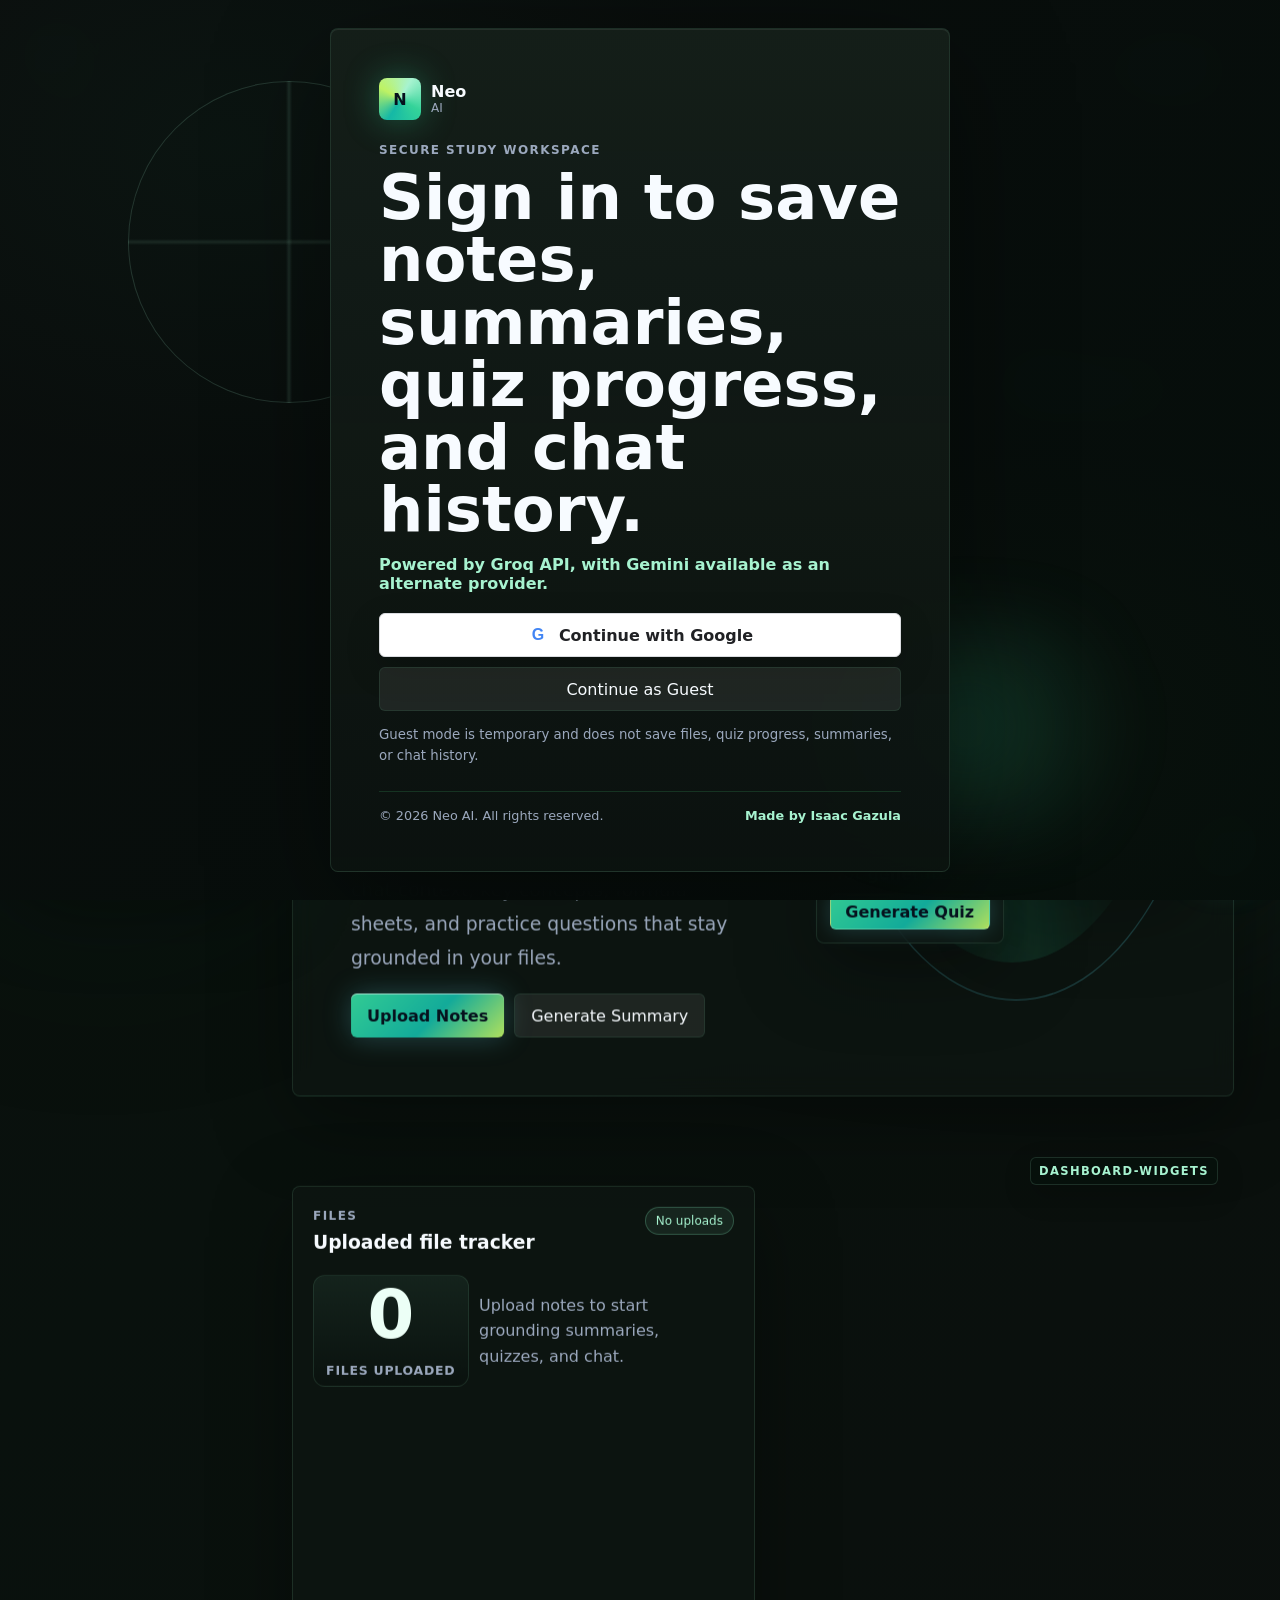
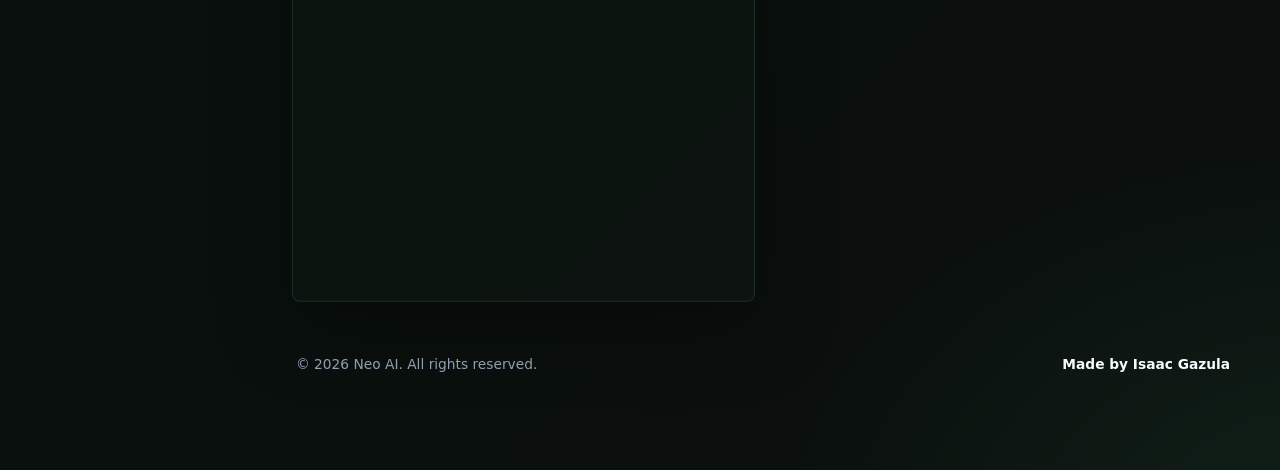
<file: index.html>
<!doctype html>
<html lang="en">
  <head>
    <meta charset="UTF-8" />
    <meta name="viewport" content="width=device-width, initial-scale=1.0" />
    <title>Neo AI</title>
    <link rel="icon" href="data:image/svg+xml,%3Csvg xmlns='http://www.w3.org/2000/svg' viewBox='0 0 64 64'%3E%3Crect width='64' height='64' rx='14' fill='%230b0f0d'/%3E%3Cpath d='M17 46V18h7l16 19V18h7v28h-7L24 27v19h-7Z' fill='%23a7f3d0'/%3E%3Ccircle cx='48' cy='16' r='5' fill='%2334d399'/%3E%3C/svg%3E" type="image/svg+xml" />
    <link rel="icon" href="/favicon.svg" type="image/svg+xml" />
    <link rel="shortcut icon" href="/favicon.svg" type="image/svg+xml" />
    <link rel="stylesheet" href="styles.css" />
  </head>
  <body>
    <canvas id="ambient-canvas" aria-hidden="true"></canvas>
    <div class="noise" aria-hidden="true"></div>
    <div class="scroll-progress" id="scrollProgress"></div>

    <section class="auth-screen" id="authScreen">
      <div class="auth-card">
        <div class="brand auth-brand">
          <span class="brand-mark">N</span>
          <span>
            <strong>Neo</strong>
            <small>AI</small>
          </span>
        </div>
        <p class="eyebrow">Secure study workspace</p>
        <h1>Sign in to save notes, summaries, quiz progress, and chat history.</h1>
        <p class="powered-copy">Powered by Groq API, with Gemini available as an alternate provider.</p>
        <div class="auth-actions">
          <button class="primary-action google-auth-button" id="googleLogin" type="button"><span>G</span>Continue with Google</button>
          <button class="ghost-action" id="guestLogin" type="button">Continue as Guest</button>
        </div>
        <div id="googleButton" class="google-button-slot"></div>
        <small>Guest mode is temporary and does not save files, quiz progress, summaries, or chat history.</small>
        <div class="auth-footer">
          <span>© 2026 Neo AI. All rights reserved.</span>
          <strong>Made by Isaac Gazula</strong>
        </div>
      </div>
    </section>

    <div class="modal-backdrop hidden" id="usernameModal">
      <div class="modal-card">
        <p class="eyebrow">Create Neo AI account</p>
        <h2>Choose a username</h2>
        <p>Your Google email will be used as the account key, and this username will be saved to your Neo AI workspace.</p>
        <input id="usernameInput" placeholder="Username" autocomplete="nickname" />
        <button class="primary-action" id="saveUsername" type="button">Create Account</button>
      </div>
    </div>

    <div class="modal-backdrop hidden" id="geminiKeyModal">
      <div class="modal-card gemini-modal">
        <p class="eyebrow">AI provider setup</p>
        <h2>Add your API key</h2>
        <p>Neo can use Groq or Gemini for summaries, quizzes, and chat. Groq is selected by default.</p>
        <p class="setup-note">Get a Groq key from <a href="https://console.groq.com/keys" target="_blank" rel="noreferrer">Groq Console</a>, or a Gemini key from <a href="https://aistudio.google.com/app/apikey" target="_blank" rel="noreferrer">Google AI Studio</a>.</p>
        <label class="key-field">
          <span>Provider</span>
          <select id="modalProviderInput">
            <option value="groq">Groq AI (Priority)</option>
            <option value="gemini">Google Gemini</option>
          </select>
        </label>
        <label class="key-field">
          <span>API key</span>
          <div class="secret-row">
            <input id="modalApiKeyInput" type="password" placeholder="Paste API key" autocomplete="off" />
            <button class="ghost-action" id="modalToggleApiKey" type="button">Show</button>
          </div>
        </label>
        <label class="key-field">
          <span>Model</span>
          <select id="modalModelInput">
            <option value="llama-3.3-70b-versatile">Groq Llama 3.3 70B Versatile</option>
            <option value="llama-3.1-8b-instant">Groq Llama 3.1 8B Instant</option>
            <option value="gemini-2.5-flash">Gemini 2.5 Flash</option>
            <option value="gemini-2.5-pro">Gemini 2.5 Pro</option>
            <option value="gemini-2.0-flash">Gemini 2.0 Flash</option>
          </select>
        </label>
        <button class="primary-action" id="modalSaveApiKey" type="button">Save AI Key</button>
        <p class="inline-status" id="modalGeminiStatus">Waiting for an API key.</p>
      </div>
    </div>

    <aside class="sidebar" aria-label="Primary navigation">
      <div class="brand">
        <span class="brand-mark">N</span>
        <span>
          <strong>Neo</strong>
          <small>AI</small>
        </span>
      </div>
      <nav class="nav-list">
        <a class="nav-item active" href="#dashboard" data-section="dashboard"><span>⌘</span>Command</a>
        <a class="nav-item" href="#upload" data-section="upload"><span>↑</span>Notes</a>
        <a class="nav-item" href="#summaries" data-section="summaries"><span>≡</span>Summaries</a>
        <a class="nav-item" href="#quiz" data-section="quiz"><span>?</span>Quiz</a>
        <a class="nav-item" href="#settings" data-section="settings"><span>⚙</span>Settings</a>
      </nav>
      <div class="sidebar-card">
        <span class="pulse-dot"></span>
        <strong>Readiness</strong>
        <p id="sidebarInsight">Upload notes to calculate readiness, weak areas, and next actions.</p>
      </div>
    </aside>

    <main class="app-shell">
      <header class="topbar">
        <div>
          <p class="eyebrow">Learning Dashboard</p>
          <h1>Your notes, summaries, quizzes, and chat in one unified space.</h1>
        </div>
        <div class="top-actions">
          <div class="profile-pill hidden" id="profilePill">
            <span id="profileInitial">U</span>
            <strong id="profileName">Student</strong>
          </div>
          <button class="icon-button" id="themeToggle" aria-label="Toggle theme">◐</button>
          <button class="ghost-action" id="signOut" type="button">Sign Out</button>
          <button class="magnetic primary-action" data-open-chat>Ask Neo</button>
        </div>
      </header>

      <section id="dashboard" class="hero section reveal">
        <div class="hero-copy">
          <div class="hero-badge"><span></span> Live semantic memory online</div>
          <h2>Study with an AI that understands every page, slide, formula, and weak spot.</h2>
          <p>
            Neo converts uploaded materials into chat context, key concepts, formula sheets,
            and practice questions that stay grounded in your files.
          </p>
          <div class="hero-actions">
            <button class="magnetic primary-action" data-jump="upload">Upload Notes</button>
            <button class="magnetic ghost-action" data-jump="summaries">Generate Summary</button>
          </div>
        </div>
        <div class="orbital-panel" aria-label="Study progress overview">
          <div class="orbit-ring"></div>
          <div class="glass-card ai-core">
            <span class="pulse-dot"></span>
            <h3>Neo Core</h3>
            <p id="coreSourceCount">No sources uploaded</p>
            <strong id="coreTokenCount">0 tokens indexed</strong>
          </div>
          <div class="float-card c1">
            <small>Settings</small>
            <strong id="floatWeak">AI setup</strong>
            <button class="mini-quiz-button" data-jump="settings" type="button">Open Settings</button>
          </div>
          <div class="float-card c2"><span class="dash-icon">→</span><small>Next action</small><strong id="floatTask">Upload notes</strong></div>
          <div class="float-card c3">
            <small>Quiz</small>
            <strong id="floatStreak">Not generated</strong>
            <button class="mini-quiz-button" data-jump="quiz" type="button">Generate Quiz</button>
          </div>
        </div>
      </section>

      <section class="widget-grid section reveal" id="dashboard-widgets" data-page="dashboard" aria-label="Dashboard widgets">
        <article class="widget span-2 interactive-card file-tracker-widget">
          <div class="widget-head">
            <div>
              <p class="eyebrow">Files</p>
              <h3>Uploaded file tracker</h3>
            </div>
            <span class="status-pill" id="fileTrackerStatus">No uploads</span>
          </div>
          <div class="file-tracker">
            <div class="file-count">
              <strong id="dashboardFileCount">0</strong>
              <span>files uploaded</span>
            </div>
            <p id="dashboardFileCopy">Upload notes to start grounding summaries, quizzes, and chat.</p>
            <div class="mini-file-list" id="dashboardFileList">
              <div class="empty-state">No uploaded files yet.</div>
            </div>
          </div>
        </article>
      </section>

      <section id="upload" class="section two-column reveal">
        <div class="panel upload-panel">
          <div class="section-heading">
            <p class="eyebrow">Upload Notes & AI Chat</p>
            <h2>Drop any learning material and ask questions against it.</h2>
          </div>
          <label class="dropzone" id="dropzone">
            <input id="fileInput" type="file" multiple accept=".pdf,.txt,.md,.csv,.json,.js,.ts,.py,.html,.css,image/*" />
            <span class="upload-glyph">↑</span>
            <strong>Drop PDFs, slides, handwritten notes, images, or docs</strong>
            <small>Use Groq or Gemini for real AI answers. PDFs are text-extracted locally when possible.</small>
          </label>
          <p class="token-disclaimer">
            For best results, upload smaller focused files or single chapters. Large files use more AI tokens, which can reduce how much you can use the app on a free API key.
          </p>
          <p class="account-storage-note">
            Signed-in accounts restore uploaded files and extracted text after refresh. Guest mode stays temporary.
          </p>
          <div class="api-panel compact-api-panel">
            <div>
              <strong>AI provider status</strong>
              <small>Configure Groq or Gemini in Settings. Documents are used only when you chat or click a Generate button.</small>
            </div>
            <button class="ghost-action" data-jump="settings" type="button">Open Settings</button>
          </div>
          <div class="file-stack empty" id="fileStack">
            <div class="empty-state">No files uploaded yet. Add a readable text-based note to ground the chat.</div>
          </div>
        </div>

        <div class="panel chat-panel" id="chatPanel">
          <div class="chat-head">
            <div>
              <p class="eyebrow">Contextual memory</p>
              <h3>Ask Neo</h3>
            </div>
            <span class="status-pill" id="aiStatus">Local mode</span>
          </div>
          <div class="suggestions" id="suggestions">
            <button>Explain this simply</button>
            <button>Summarize my upload</button>
            <button>Important formulas</button>
            <button>Likely exam questions</button>
          </div>
          <div class="messages" id="messages" aria-live="polite">
            <div class="message ai empty-chat"><strong>Upload material to begin.</strong><p>After you add files, ask anything about them. Groq is the priority provider, with Gemini still available in Settings.</p></div>
          </div>
          <form class="chat-input" id="chatForm">
            <input id="chatInput" placeholder="Ask about your uploaded notes..." autocomplete="off" />
            <button class="magnetic" aria-label="Send message">↗</button>
          </form>
        </div>
      </section>

      <section id="summaries" class="section reveal">
        <div class="section-heading row">
          <div>
            <p class="eyebrow">Smart Summaries</p>
            <h2>Key concepts and formulas generated directly from your upload.</h2>
          </div>
          <button class="primary-action magnetic" id="generateSummary" type="button">Generate Summary</button>
        </div>
        <div class="summary-grid" id="summaryGrid">
          <article class="summary-card expanded">
            <button class="summary-toggle">Key Concepts <span>−</span></button>
            <div>
              <p>Upload notes to generate key concepts.</p>
            </div>
          </article>
          <article class="summary-card">
            <button class="summary-toggle">Formula Sheet <span>+</span></button>
            <div>
              <p>Upload notes to extract important formulas.</p>
            </div>
          </article>
        </div>
      </section>

      <section id="quiz" class="section two-column reveal">
        <div class="panel quiz-panel">
          <div class="section-heading">
            <p class="eyebrow">AI Quiz Generator</p>
            <h2>Generate MCQs or practice objective questions in chat.</h2>
          </div>
          <div class="quiz-mode-actions">
            <button class="primary-action magnetic" id="generateQuiz" type="button">Generate 10 MCQs</button>
            <button class="ghost-action" id="objectiveQuiz" type="button">Objective Questions in Chat</button>
          </div>
          <div class="quiz-meta">
            <span>Question <b id="questionNumber">0</b>/<b id="questionTotal">0</b></span>
            <span><b id="timer">00:00</b></span>
          </div>
          <div class="quiz-progress"><span id="quizProgress"></span></div>
          <h3 id="questionText">Upload notes to generate a quiz.</h3>
          <div class="answers" id="answers"></div>
          <button class="ghost-action" id="nextQuestion">Next Question</button>
        </div>

        <div class="panel flash-panel mcq-history-panel">
          <div class="section-heading">
            <p class="eyebrow">MCQ History</p>
            <h2>Scores saved for this account.</h2>
          </div>
          <div class="mcq-history-list" id="mcqHistoryList">
            <div class="empty-state">No MCQ history yet. Finish a quiz to save your score and time.</div>
          </div>
        </div>
      </section>

      <section id="settings" class="section reveal">
        <div class="section-heading row">
          <div>
            <p class="eyebrow">Settings</p>
            <h2>Connect Groq or Gemini and control the model Neo uses for every AI feature.</h2>
          </div>
          <span class="status-pill" id="settingsStatus">Local mode</span>
        </div>
        <div class="settings-grid">
          <article class="panel settings-panel">
            <div class="settings-title">
              <span class="brand-mark">G</span>
              <div>
                <p class="eyebrow">AI Provider</p>
                <h3>API key and model</h3>
              </div>
            </div>
            <label>
              <span>Provider</span>
              <select id="providerInput">
                <option value="groq">Groq AI (Priority)</option>
                <option value="gemini">Google Gemini</option>
              </select>
            </label>
            <label>
              <span>API key</span>
              <div class="secret-row">
                <input id="apiKeyInput" type="password" placeholder="Paste your API key" autocomplete="off" />
                <button class="ghost-action" id="toggleApiKeyVisibility" type="button">Show</button>
              </div>
            </label>
            <label>
              <span>Model</span>
              <select id="modelInput">
                <option value="llama-3.3-70b-versatile">Groq Llama 3.3 70B Versatile</option>
                <option value="llama-3.1-8b-instant">Groq Llama 3.1 8B Instant</option>
                <option value="gemini-2.5-flash">Gemini 2.5 Flash</option>
                <option value="gemini-2.5-pro">Gemini 2.5 Pro</option>
                <option value="gemini-2.0-flash">Gemini 2.0 Flash</option>
              </select>
            </label>
            <button class="primary-action" id="saveApiKey" type="button">Save AI Settings</button>
            <p class="inline-status" id="geminiInlineStatus">Waiting for an API key.</p>
            <small>Your key is stored in this browser's local storage and sent directly to the selected provider. Create keys in <a href="https://console.groq.com/keys" target="_blank" rel="noreferrer">Groq Console</a> or <a href="https://aistudio.google.com/app/apikey" target="_blank" rel="noreferrer">Google AI Studio</a>.</small>
            <small class="token-note">Tip: smaller uploads use fewer tokens, so your free API quota lasts longer.</small>
          </article>
          <article class="widget interactive-card">
            <p class="eyebrow">Generation flow</p>
            <h3>Upload first, generate second</h3>
            <p>Summaries, MCQs, objective practice, and chat answers use uploaded files only after you upload a document and click the relevant action.</p>
          </article>
        </div>
      </section>

      <footer class="footer">
        <span>© 2026 Neo AI. All rights reserved.</span>
        <strong>Made by Isaac Gazula</strong>
      </footer>
    </main>

    <button class="floating-chat magnetic" data-open-chat aria-label="Open AI chat">AI</button>
    <div class="toast" id="toast">Plan adapted around your missed session.</div>

    <script src="app.js"></script>
  </body>
</html>
</file>
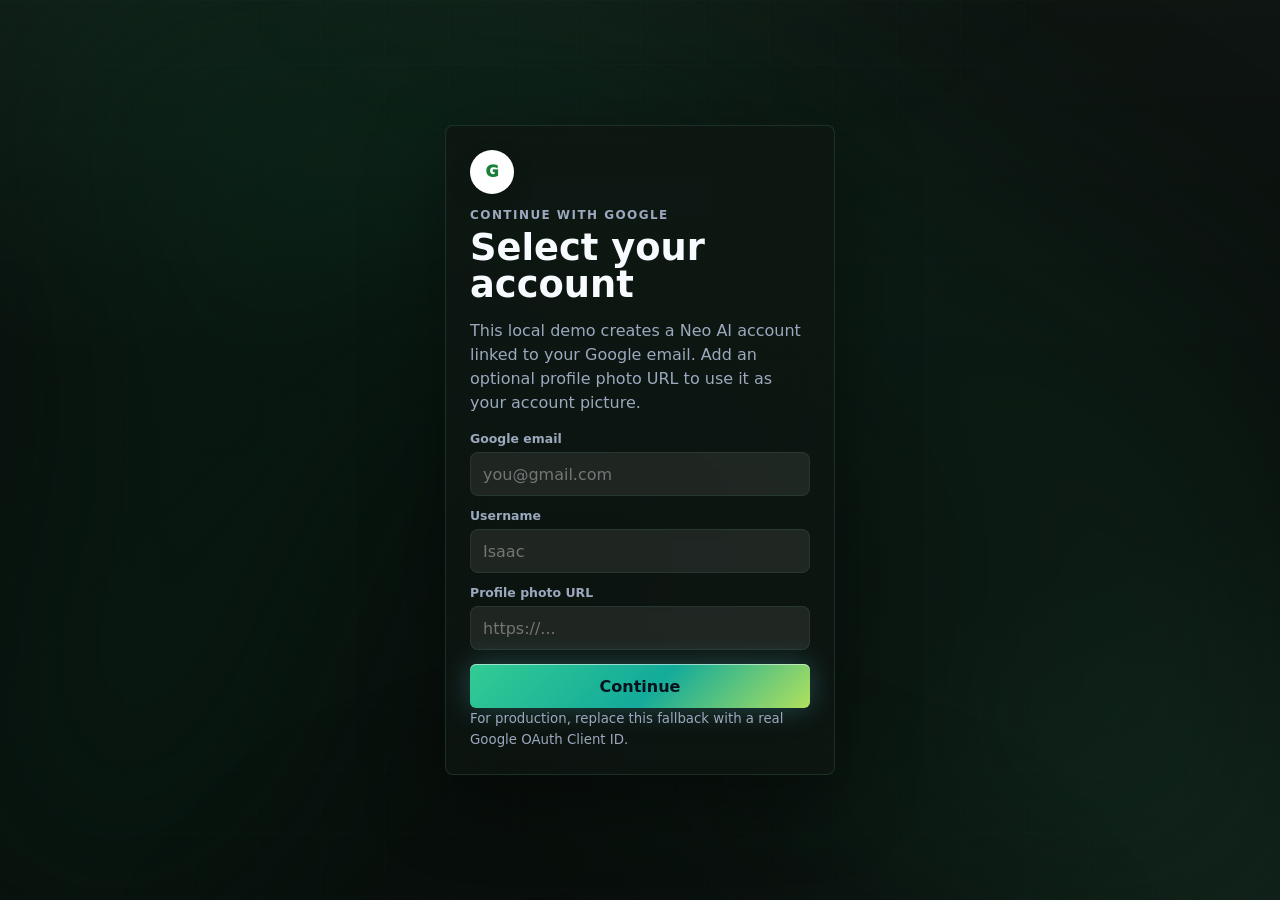
<file: google-account-popup.html>
<!doctype html>
<html lang="en">
  <head>
    <meta charset="UTF-8" />
    <meta name="viewport" content="width=device-width, initial-scale=1.0" />
    <title>Continue with Google | Neo AI</title>
    <link rel="stylesheet" href="styles.css" />
  </head>
  <body class="popup-body">
    <section class="popup-card">
      <div class="google-mark">G</div>
      <p class="eyebrow">Continue with Google</p>
      <h1>Select your account</h1>
      <p class="popup-copy">This local demo creates a Neo AI account linked to your Google email. Add an optional profile photo URL to use it as your account picture.</p>
      <label>
        <span>Google email</span>
        <input id="email" type="email" placeholder="you@gmail.com" autocomplete="email" />
      </label>
      <label>
        <span>Username</span>
        <input id="username" placeholder="Isaac" autocomplete="nickname" />
      </label>
      <label>
        <span>Profile photo URL</span>
        <input id="picture" placeholder="https://..." autocomplete="off" />
      </label>
      <button class="primary-action" id="continueButton" type="button">Continue</button>
      <small>For production, replace this fallback with a real Google OAuth Client ID.</small>
    </section>
    <div class="toast" id="toast">Ready</div>
    <script>
      const toast = document.querySelector("#toast");
      const showToast = text => {
        toast.textContent = text;
        toast.classList.add("show");
        setTimeout(() => toast.classList.remove("show"), 2400);
      };
      document.querySelector("#continueButton").addEventListener("click", () => {
        const email = document.querySelector("#email").value.trim();
        const username = document.querySelector("#username").value.trim();
        const picture = document.querySelector("#picture").value.trim();
        if (!email || !email.includes("@")) return showToast("Enter a Google email.");
        if (!username) return showToast("Enter a username.");
        const user = {
          name: username,
          username,
          email,
          picture,
          provider: "google-demo"
        };
        const db = JSON.parse(localStorage.getItem("neoAccounts") || "{}");
        db[email] = { username, email, picture, createdAt: db[email]?.createdAt || new Date().toISOString(), updatedAt: new Date().toISOString() };
        localStorage.setItem("neoAccounts", JSON.stringify(db));
        localStorage.setItem("neoCurrentUser", JSON.stringify(user));
        if (window.opener) {
          window.opener.postMessage({ type: "neo-google-demo-login", user }, location.origin);
        }
        window.close();
      });
    </script>
  </body>
</html>
</file>
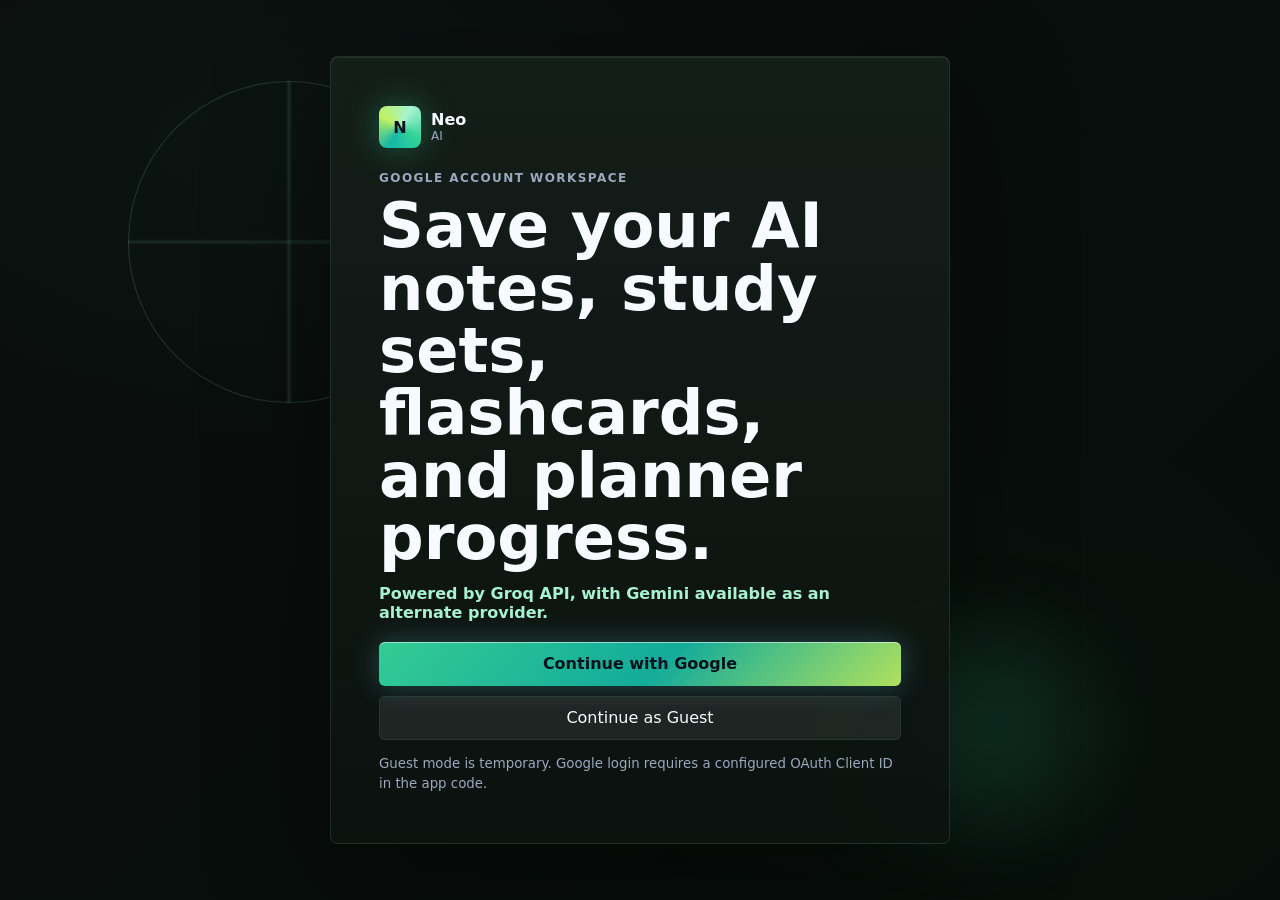
<file: login.html>
<!doctype html>
<html lang="en">
  <head>
    <meta charset="UTF-8" />
    <meta name="viewport" content="width=device-width, initial-scale=1.0" />
    <title>Login | Neo AI</title>
    <link rel="icon" href="favicon.svg" type="image/svg+xml" />
    <link rel="stylesheet" href="styles.css" />
  </head>
  <body>
    <canvas id="ambient-canvas" aria-hidden="true"></canvas>
    <div class="noise" aria-hidden="true"></div>
    <section class="auth-screen">
      <div class="auth-card">
        <div class="brand auth-brand">
          <span class="brand-mark">N</span>
          <span>
            <strong>Neo</strong>
            <small>AI</small>
          </span>
        </div>
        <p class="eyebrow">Google account workspace</p>
        <h1>Save your AI notes, study sets, flashcards, and planner progress.</h1>
        <p class="powered-copy">Powered by Groq API, with Gemini available as an alternate provider.</p>
        <div class="auth-actions">
          <button class="primary-action" id="googleLogin" type="button">Continue with Google</button>
          <button class="ghost-action" id="guestLogin" type="button">Continue as Guest</button>
        </div>
        <div id="googleButton" class="google-button-slot"></div>
        <small>Guest mode is temporary. Google login requires a configured OAuth Client ID in the app code.</small>
      </div>
    </section>
    <div class="modal-backdrop hidden" id="usernameModal">
      <div class="modal-card">
        <p class="eyebrow">Create Neo AI account</p>
        <h2>Choose a username</h2>
        <p>This username will be linked to your Google email in this browser.</p>
        <input id="usernameInput" placeholder="Username" autocomplete="nickname" />
        <button class="primary-action" id="saveUsername" type="button">Create Account</button>
      </div>
    </div>
    <div class="toast" id="toast">Ready</div>
    <script>
      const toast = document.querySelector("#toast");
      const showToast = text => {
        toast.textContent = text;
        toast.classList.add("show");
        setTimeout(() => toast.classList.remove("show"), 2500);
      };
      let pendingProfile = null;
      const accounts = () => JSON.parse(localStorage.getItem("neoAccounts") || "{}");
      const saveAccounts = value => localStorage.setItem("neoAccounts", JSON.stringify(value));
      const finishProfile = profile => {
        const db = accounts();
        if (!db[profile.email]) {
          pendingProfile = profile;
          document.querySelector("#usernameModal").classList.remove("hidden");
          return;
        }
        setUser({ ...profile, username: db[profile.email].username });
      };
      const setUser = user => {
        localStorage.setItem("neoCurrentUser", JSON.stringify(user));
        location.href = "index.html";
      };
      const setGuest = () => {
        sessionStorage.setItem("neoGuestMode", "true");
        location.href = "index.html";
      };
      const GOOGLE_CLIENT_ID = "967831627983-bs7gk0onoap67u78qps7mip9ni787t59.apps.googleusercontent.com";
      const decodeJwtPayload = token => JSON.parse(atob(token.split(".")[1].replace(/-/g, "+").replace(/_/g, "/")));
      const loadGoogleScript = () => new Promise((resolve, reject) => {
        if (window.google?.accounts?.id) return resolve();
        const script = document.createElement("script");
        script.src = "https://accounts.google.com/gsi/client";
        script.async = true;
        script.defer = true;
        script.onload = resolve;
        script.onerror = reject;
        document.head.appendChild(script);
      });
      document.querySelector("#googleLogin").addEventListener("click", async () => {
        const clientId = GOOGLE_CLIENT_ID;
        if (!clientId || clientId === "PASTE_GOOGLE_OAUTH_CLIENT_ID_HERE") {
          showToast("Real Google popup needs a Google OAuth Web Client ID in login.html.");
          return;
        }
        try {
          await loadGoogleScript();
          google.accounts.id.initialize({
            client_id: clientId,
            callback: response => {
              const profile = decodeJwtPayload(response.credential);
              finishProfile({ name: profile.name, email: profile.email, picture: profile.picture, provider: "google" });
            }
          });
          google.accounts.id.renderButton(document.querySelector("#googleButton"), { theme: "outline", size: "large", shape: "rectangular", text: "continue_with" });
          google.accounts.id.prompt();
        } catch {
          showToast("Could not load Google login.");
        }
      });
      addEventListener("message", event => {
        if (event.origin !== location.origin) return;
        if (event.data?.type !== "neo-google-demo-login") return;
        setUser(event.data.user);
      });
      document.querySelector("#guestLogin").addEventListener("click", setGuest);
      document.querySelector("#saveUsername").addEventListener("click", () => {
        const username = document.querySelector("#usernameInput").value.trim();
        if (!username || !pendingProfile) return showToast("Enter a username.");
        const db = accounts();
        db[pendingProfile.email] = { username, email: pendingProfile.email, picture: pendingProfile.picture, createdAt: new Date().toISOString() };
        saveAccounts(db);
        setUser({ ...pendingProfile, username });
      });
    </script>
  </body>
</html>
</file>
<file: styles.css>
:root {
  color-scheme: dark;
  --bg: #0B0F0D;
  --bg-soft: rgba(20, 28, 24, 0.82);
  --panel: rgba(14, 22, 18, 0.75);
  --panel-strong: rgba(14, 22, 18, 0.82);
  --text: #f7fbff;
  --muted: #9ba8bd;
  --line: rgba(46, 74, 61, 0.5);
  --cyan: #34d399;
  --mint: #a7f3d0;
  --violet: #14b8a6;
  --pink: #bef264;
  --amber: #d9f99d;
  --danger: #fb7185;
  --shadow: 0 24px 80px rgba(0, 0, 0, 0.36);
  --radius: 8px;
  --ease: cubic-bezier(0.2, 0.8, 0.2, 1);
  font-family: "Plus Jakarta Sans", Satoshi, Inter, ui-sans-serif, system-ui, -apple-system, BlinkMacSystemFont, "Segoe UI", sans-serif;
}

body.light {
  color-scheme: light;
  --bg: #eef6f0;
  --bg-soft: rgba(248, 255, 250, 0.86);
  --panel: rgba(255, 255, 255, 0.78);
  --panel-strong: rgba(249, 255, 251, 0.94);
  --text: #101625;
  --muted: #586275;
  --line: rgba(16, 22, 37, 0.12);
  --cyan: #047857;
  --mint: #059669;
  --violet: #0f766e;
  --pink: #65a30d;
  --amber: #4d7c0f;
  --shadow: 0 24px 80px rgba(67, 82, 130, 0.18);
}

body.light::before,
body.light::after {
  opacity: .18;
}

body.light {
  background:
    radial-gradient(900px 560px at 4% -12%, rgba(4, 120, 87, .18), transparent 62%),
    radial-gradient(760px 520px at 108% 102%, rgba(132, 204, 22, .14), transparent 58%),
    linear-gradient(135deg, #f5fbf6 0%, #eaf5ed 45%, #f8fff9 100%);
}

body.light .sidebar,
body.light .topbar,
body.light .glass-card,
body.light .float-card,
body.light .panel,
body.light .widget,
body.light .summary-card,
body.light .day-column,
body.light .auth-card {
  background: linear-gradient(180deg, rgba(255,255,255,.94), rgba(246, 253, 249, .78));
  border-color: rgba(6, 95, 70, .2);
  box-shadow: 0 20px 60px rgba(6, 95, 70, .12);
}

body.light .hero {
  background:
    linear-gradient(120deg, rgba(4, 120, 87, .16), transparent 42%),
    linear-gradient(180deg, rgba(255,255,255,.94), rgba(238, 250, 242, .82));
  border-color: rgba(6, 95, 70, .24);
}

body.light .hero h2,
body.light .topbar h1,
body.light .widget h3,
body.light .panel h3 {
  color: #0b1b13;
}

body.light .hero p,
body.light .widget p,
body.light .task-list li,
body.light .float-card small,
body.light .ai-core p {
  color: #47584e;
}

body.light .hero-badge,
body.light .status-pill {
  border-color: rgba(4, 120, 87, .22);
  background: rgba(220, 252, 231, .72);
  color: #047857;
}

body.light .hero::after {
  border-color: rgba(4, 120, 87, .28);
  background:
    linear-gradient(90deg, transparent 49%, rgba(4, 120, 87, .22) 50%, transparent 51%),
    linear-gradient(0deg, transparent 49%, rgba(4, 120, 87, .18) 50%, transparent 51%);
  opacity: .9;
}

body.light .orbital-panel::before {
  background:
    conic-gradient(from 90deg, transparent 0 18%, rgba(4,120,87,.3) 24%, transparent 31% 52%, rgba(101,163,13,.24) 60%, transparent 68% 100%);
  opacity: .92;
}

body.light .orbital-panel::after {
  background: #047857;
  box-shadow:
    -110px 86px 0 -2px rgba(4,120,87,.9),
    -28px 248px 0 -3px rgba(101,163,13,.9),
    86px 172px 0 -3px rgba(15,118,110,.9),
    0 0 18px rgba(4,120,87,.55);
}

body.light .orbit-ring {
  border-color: rgba(4, 120, 87, .34);
}

body.light .orbit-ring::before,
body.light .orbit-ring::after {
  background: #047857;
  box-shadow: 0 0 20px rgba(4, 120, 87, .45);
}

body.light .orbit-ring::after {
  background: #65a30d;
}

body.light .ai-core strong,
body.light .float-card strong,
body.light .ring span {
  color: #052e16;
}

body.light .bar-chart span {
  background: linear-gradient(180deg, #047857, #0f766e);
  box-shadow: 0 12px 24px rgba(4, 120, 87, .18);
}

body.light .ring {
  background:
    radial-gradient(circle at center, rgba(255,255,255,.95) 0 55%, transparent 56%),
    conic-gradient(#059669 calc(var(--value) * 1%), rgba(6, 95, 70, .12) 0);
  box-shadow: inset 0 0 22px rgba(4,120,87,.08), 0 14px 32px rgba(4,120,87,.12);
}

body.light .message.ai,
body.light .chat-input,
body.light .file-chip,
body.light .empty-state,
body.light .api-panel,
body.light .profile-pill,
body.light .sidebar-card,
body.light .suggestions button,
body.light .answers button,
body.light .plan-task,
body.light .step {
  background: rgba(240, 253, 244, .78);
  border-color: rgba(6, 95, 70, .14);
}

body.light input,
body.light textarea,
body.light select {
  color: var(--text);
  background: rgba(255,255,255,.9);
}

body.light code,
body.light pre {
  background: rgba(6, 95, 70, .08);
  color: #065f46;
}

* {
  box-sizing: border-box;
}

.hidden {
  display: none !important;
}

html {
  scroll-behavior: smooth;
}

body {
  position: relative;
  min-height: 100vh;
  margin: 0;
  overflow-x: hidden;
  background:
    linear-gradient(180deg, rgba(255,255,255,.018), rgba(255,255,255,0) 24rem),
    radial-gradient(1200px 760px at 8% -14%, rgba(14, 46, 31, .5), transparent 62%),
    radial-gradient(980px 700px at 105% 104%, rgba(26, 58, 43, .42), transparent 60%),
    linear-gradient(135deg, #0B0F0D 0%, #09110d 42%, #0B0F0D 100%);
  color: var(--text);
}

body::before,
body::after {
  content: "";
  position: fixed;
  inset: 0;
  pointer-events: none;
  transform: translateZ(0);
}

body::before {
  z-index: -4;
  opacity: .46;
  filter: blur(118px) saturate(128%);
  background:
    linear-gradient(112deg, transparent 0 12%, rgba(14, 46, 31, .82) 22%, transparent 41%),
    linear-gradient(32deg, transparent 0 52%, rgba(26, 58, 43, .78) 66%, transparent 84%),
    radial-gradient(920px 520px at 18% 3%, #0E2E1F 0%, rgba(14, 46, 31, .44) 44%, transparent 72%),
    radial-gradient(860px 560px at 92% 92%, #1A3A2B 0%, rgba(26, 58, 43, .36) 46%, transparent 74%);
}

body::after {
  z-index: -3;
  opacity: .52;
  background:
    linear-gradient(rgba(126, 247, 185, .034) 1px, transparent 1px),
    linear-gradient(90deg, rgba(126, 247, 185, .026) 1px, transparent 1px),
    radial-gradient(900px 620px at 50% -18%, rgba(167, 243, 208, .07), transparent 62%),
    radial-gradient(1000px 760px at 50% 118%, rgba(0, 0, 0, .34), transparent 58%);
  background-size: 64px 64px, 64px 64px, auto, auto;
  mask-image: linear-gradient(to bottom, rgba(0,0,0,.75), rgba(0,0,0,.22) 44%, rgba(0,0,0,.68));
}

button,
input,
textarea,
select {
  font: inherit;
}

button {
  border: 0;
  cursor: pointer;
}

#ambient-canvas {
  position: fixed;
  inset: 0;
  z-index: -3;
  width: 100%;
  height: 100%;
  display: none;
}

.noise {
  position: fixed;
  inset: 0;
  z-index: -2;
  pointer-events: none;
  display: block;
  opacity: .2;
  background-image:
    linear-gradient(transparent 0, rgba(255, 255, 255, 0.035) 1px, transparent 2px),
    repeating-linear-gradient(90deg, rgba(255,255,255,.025) 0 1px, transparent 1px 7px);
  background-size: 100% 5px, 18px 18px;
  mix-blend-mode: soft-light;
  mask-image: linear-gradient(to bottom, black, rgba(0,0,0,.42) 72%, transparent);
}

.scroll-progress {
  position: fixed;
  top: 0;
  left: 0;
  z-index: 20;
  height: 3px;
  width: 0%;
  background: linear-gradient(90deg, var(--cyan), var(--mint), var(--pink));
  box-shadow: 0 0 24px var(--cyan);
}

.auth-screen {
  position: fixed;
  inset: 0;
  z-index: 50;
  display: grid;
  place-items: center;
  padding: 24px;
  background:
    linear-gradient(135deg, rgba(11,15,13,.88), rgba(5, 14, 10, .92)),
    radial-gradient(760px 520px at 18% 16%, rgba(52, 211, 153, .28), transparent 62%),
    radial-gradient(680px 480px at 82% 82%, rgba(190, 242, 100, .17), transparent 60%),
    rgba(7, 9, 16, .88);
  backdrop-filter: blur(28px);
  overflow: hidden;
}

.auth-screen::before,
.auth-screen::after {
  content: "";
  position: absolute;
  pointer-events: none;
}

.auth-screen::before {
  inset: 9% auto auto 10%;
  width: 320px;
  height: 320px;
  border: 1px solid rgba(167, 243, 208, .16);
  border-radius: 50%;
  background:
    linear-gradient(90deg, transparent 49%, rgba(167,243,208,.12) 50%, transparent 51%),
    linear-gradient(0deg, transparent 49%, rgba(167,243,208,.1) 50%, transparent 51%);
  animation: radarSweep 16s linear infinite;
}

.auth-screen::after {
  inset: auto 8% 7% auto;
  width: 420px;
  height: 220px;
  border-radius: 999px;
  background: radial-gradient(circle, rgba(52,211,153,.2), transparent 68%);
  filter: blur(34px);
  animation: loginGlow 7s var(--ease) infinite;
}

body.light .auth-screen {
  background:
    radial-gradient(circle at 25% 15%, rgba(4, 120, 87, .18), transparent 28rem),
    radial-gradient(circle at 80% 70%, rgba(101, 163, 13, .14), transparent 32rem),
    rgba(245, 247, 251, .9);
}

.auth-card {
  position: relative;
  z-index: 1;
  width: min(620px, 100%);
  padding: clamp(26px, 5vw, 48px);
  border: 1px solid var(--line);
  border-radius: var(--radius);
  background:
    linear-gradient(180deg, rgba(21, 31, 26, .9), rgba(11, 18, 15, .78)),
    var(--panel);
  box-shadow: 0 34px 120px rgba(0,0,0,.42), inset 0 1px rgba(255,255,255,.08);
  backdrop-filter: blur(28px);
  animation: authIn .75s var(--ease) both;
}

.auth-brand {
  margin-bottom: 22px;
}

.auth-card h1 {
  margin: 10px 0 22px;
  font-size: clamp(2rem, 5.4vw, 3.9rem);
  line-height: 1;
}

.powered-copy {
  margin: -8px 0 20px;
  color: var(--mint);
  font-weight: 750;
}

.auth-actions {
  display: grid;
  grid-template-columns: 1fr;
  gap: 10px;
}

.auth-actions input {
  min-height: 46px;
  width: 100%;
  border: 1px solid var(--line);
  border-radius: var(--radius);
  outline: 0;
  padding: 0 12px;
  background: rgba(255,255,255,.08);
  color: var(--text);
}

.google-button-slot {
  margin-top: 12px;
}

.auth-card small {
  display: block;
  margin-top: 14px;
  color: var(--muted);
  line-height: 1.55;
}

.auth-footer {
  display: flex;
  flex-wrap: wrap;
  justify-content: space-between;
  gap: 8px 14px;
  margin-top: 24px;
  padding-top: 16px;
  border-top: 1px solid rgba(74, 222, 128, .16);
  color: var(--muted);
  font-size: .8rem;
}

.auth-footer strong {
  color: var(--mint);
}

.setup-note,
.inline-status {
  margin: 10px 0 0;
  padding: 10px 12px;
  border: 1px solid rgba(74, 222, 128, .18);
  border-radius: 6px;
  background: rgba(14, 46, 31, .22);
  color: var(--muted);
  font-size: .82rem;
  line-height: 1.5;
}

.setup-note a,
.settings-panel a,
.gemini-modal a {
  color: var(--mint);
  font-weight: 850;
  text-decoration: none;
}

.setup-note a:hover,
.settings-panel a:hover,
.gemini-modal a:hover {
  text-decoration: underline;
}

.inline-status.success {
  border-color: rgba(74, 222, 128, .34);
  color: #bbf7d0;
}

.inline-status.error {
  border-color: rgba(251, 113, 133, .34);
  background: rgba(127, 29, 29, .18);
  color: #fecdd3;
}

.inline-status.loading {
  border-color: rgba(167, 243, 208, .38);
  color: #d9f99d;
}

.modal-backdrop {
  position: fixed;
  inset: 0;
  z-index: 60;
  display: grid;
  place-items: center;
  padding: 20px;
  background: rgba(2, 6, 23, .58);
  backdrop-filter: blur(18px);
}

.modal-card {
  width: min(430px, 100%);
  padding: 24px;
  border: 1px solid var(--line);
  border-radius: var(--radius);
  background: linear-gradient(180deg, var(--panel-strong), var(--panel));
  box-shadow: var(--shadow);
}

.modal-card h2 {
  margin: 8px 0 8px;
  font-size: 2rem;
}

.modal-card p {
  color: var(--muted);
  line-height: 1.55;
}

.modal-card input {
  width: 100%;
  min-height: 44px;
  margin: 8px 0 12px;
  border: 1px solid var(--line);
  border-radius: var(--radius);
  outline: 0;
  padding: 0 12px;
  background: rgba(255,255,255,.08);
  color: var(--text);
}

.sidebar {
  position: fixed;
  top: 18px;
  bottom: 18px;
  left: 18px;
  z-index: 10;
  width: 252px;
  padding: 16px;
  border: 1px solid var(--line);
  border-radius: var(--radius);
  background: rgba(14, 22, 18, 0.75);
  box-shadow: var(--shadow);
  backdrop-filter: blur(12px);
}

.brand {
  display: flex;
  align-items: center;
  gap: 10px;
  min-height: 44px;
  margin-bottom: 22px;
}

.brand-mark {
  display: grid;
  place-items: center;
  width: 42px;
  height: 42px;
  border-radius: var(--radius);
  background: conic-gradient(from 120deg, var(--cyan), var(--violet), var(--pink), var(--mint), var(--cyan));
  color: #06111d;
  font-weight: 900;
  box-shadow: 0 0 34px rgba(52, 211, 153, 0.36);
}

.brand strong,
.brand small {
  display: block;
  line-height: 1;
}

.brand small,
.eyebrow,
.status-pill,
.file-chip small,
.plan-task small,
.float-card small {
  color: var(--muted);
  font-size: 0.75rem;
}

.brand small {
  margin-top: 2px;
}

.nav-list {
  display: grid;
  gap: 7px;
}

.nav-item {
  display: flex;
  align-items: center;
  gap: 10px;
  min-height: 42px;
  padding: 0 12px;
  border: 1px solid transparent;
  border-radius: var(--radius);
  color: var(--muted);
  text-decoration: none;
  transition: transform .35s var(--ease), color .35s, background .35s, border-color .35s;
}

.nav-item span {
  display: grid;
  place-items: center;
  width: 22px;
  height: 22px;
  border-radius: 6px;
  background: rgba(255,255,255,.08);
  color: var(--text);
  transform: translateY(-1px);
}

.nav-item:hover,
.nav-item.active {
  transform: translateX(4px);
  border-color: rgba(74, 222, 128, .34);
  background: #123323;
  color: #f4fff8;
}

.nav-item:hover span,
.nav-item.active span {
  background: rgba(74, 222, 128, .16);
  color: #eafff0;
}

.sidebar-card {
  position: absolute;
  right: 16px;
  bottom: 16px;
  left: 16px;
  padding: 14px;
  border: 1px solid var(--line);
  border-radius: var(--radius);
  background: rgba(255,255,255,.07);
}

.sidebar-card p {
  margin: 8px 0 0;
  color: var(--muted);
  line-height: 1.45;
}

.pulse-dot {
  display: inline-block;
  width: 9px;
  height: 9px;
  margin-right: 8px;
  border-radius: 50%;
  background: var(--mint);
  box-shadow: 0 0 0 0 rgba(142, 247, 199, .7);
  animation: pulse 1.8s infinite;
}

.app-shell {
  width: min(1540px, calc(100% - 310px));
  margin-left: 292px;
  padding: 18px 28px 80px 0;
}

.topbar {
  position: sticky;
  top: 18px;
  z-index: 8;
  display: flex;
  align-items: center;
  justify-content: space-between;
  gap: 20px;
  min-height: 78px;
  padding: 14px 16px 14px 24px;
  border: 1px solid var(--line);
  border-radius: var(--radius);
  background: var(--bg-soft);
  box-shadow: var(--shadow);
  backdrop-filter: blur(12px);
}

h1,
h2,
h3,
.brand strong {
  font-family: "Plus Jakarta Sans", Satoshi, Inter, ui-sans-serif, system-ui, -apple-system, BlinkMacSystemFont, "Segoe UI", sans-serif;
  letter-spacing: 0;
}

.topbar h1 {
  max-width: 760px;
  margin: 4px 0 0;
  font-size: clamp(1rem, 2vw, 1.45rem);
  line-height: 1.2;
}

.eyebrow {
  margin: 0;
  text-transform: uppercase;
  letter-spacing: .12em;
  font-weight: 750;
}

.top-actions,
.hero-actions,
.flash-actions,
.row {
  display: flex;
  align-items: center;
  gap: 10px;
}

.profile-pill {
  display: inline-flex;
  align-items: center;
  gap: 9px;
  min-height: 42px;
  max-width: 220px;
  padding: 0 10px;
  border: 1px solid var(--line);
  border-radius: var(--radius);
  background: rgba(255,255,255,.07);
}

.profile-pill span {
  display: grid;
  place-items: center;
  width: 28px;
  height: 28px;
  border-radius: 50%;
  background: linear-gradient(135deg, var(--cyan), var(--violet));
  color: #06111d;
  font-weight: 900;
}

.profile-pill strong {
  overflow: hidden;
  color: var(--text);
  font-size: .86rem;
  text-overflow: ellipsis;
  white-space: nowrap;
}

.icon-button,
.primary-action,
.ghost-action,
.segmented button,
.suggestions button,
.answers button,
.summary-toggle,
.topic-list button {
  border-radius: 6px;
  transition: transform .28s var(--ease), box-shadow .28s var(--ease), background .28s var(--ease), border-color .28s var(--ease);
}

.icon-button {
  width: 44px;
  height: 44px;
  border: 1px solid var(--line);
  background: rgba(255,255,255,.07);
  color: var(--text);
}

.primary-action,
.ghost-action {
  min-height: 44px;
  padding: 0 16px;
  color: var(--text);
}

.primary-action {
  background: linear-gradient(135deg, rgba(52,211,153,.96), rgba(20,184,166,.92) 54%, rgba(190,242,100,.92));
  color: #06111d;
  font-weight: 850;
  box-shadow: 0 0 28px rgba(103,232,249,.26), inset 0 1px rgba(255,255,255,.52);
}

.google-auth-button {
  display: inline-flex;
  align-items: center;
  justify-content: center;
  gap: 10px;
  background: #fff;
  color: #202124;
  border: 1px solid #dadce0;
  box-shadow: 0 12px 34px rgba(0,0,0,.18);
}

.google-auth-button span {
  display: grid;
  place-items: center;
  width: 22px;
  height: 22px;
  border-radius: 50%;
  color: #4285f4;
  background: #fff;
  font-family: Arial, sans-serif;
  font-weight: 900;
}

.google-auth-button.loading {
  pointer-events: none;
  opacity: .78;
}

.google-auth-button.loading span {
  animation: orbit 1s linear infinite;
}

.google-auth-button.error {
  border-color: rgba(251, 113, 133, .55);
  box-shadow: 0 0 0 3px rgba(251, 113, 133, .12);
}

.ghost-action {
  border: 1px solid var(--line);
  background: rgba(255,255,255,.08);
}

.magnetic:hover,
.interactive-card:hover,
.answers button:hover,
.summary-card:hover {
  transform: translateY(-3px) scale(1.01);
}

.magnetic:active,
.answers button:active {
  transform: translateY(1px) scale(.98);
}

.section {
  position: relative;
  min-height: min(820px, calc(100vh - 128px));
  margin-top: 28px;
  padding-top: 2px;
  transform: translateY(var(--scroll-lift, 0));
  scroll-margin-top: 110px;
}

.section:not(.hero) {
  padding-top: 56px;
}

.hidden-page {
  display: none !important;
}

.active-page {
  display: grid;
  animation: pageSwitch .48s var(--ease) both;
}

.section.active-page:not(.hero) {
  display: grid;
}

.section::before {
  content: attr(id);
  position: absolute;
  top: 14px;
  right: 16px;
  z-index: 3;
  color: var(--mint);
  font-size: .72rem;
  font-weight: 800;
  letter-spacing: .12em;
  text-transform: uppercase;
  opacity: 1;
  padding: 6px 8px;
  border: 1px solid rgba(46, 74, 61, .55);
  border-radius: 6px;
  background: rgba(6, 18, 12, .76);
  box-shadow: 0 10px 28px rgba(0, 0, 0, .2);
  backdrop-filter: blur(10px);
}

.section-heading.row,
.section-heading {
  padding-right: 112px;
}

body.light .section::before {
  color: #047857;
  border-color: rgba(4, 120, 87, .22);
  background: rgba(240, 253, 244, .92);
  box-shadow: 0 10px 26px rgba(16, 185, 129, .14);
}

.hero {
  display: grid;
  grid-template-columns: minmax(0, 1fr) minmax(360px, .86fr);
  min-height: 560px;
  overflow: hidden;
  border: 1px solid var(--line);
  border-radius: var(--radius);
  background:
    linear-gradient(120deg, rgba(52,211,153,.075), transparent 36%),
    rgba(14, 22, 18, 0.75);
  box-shadow: var(--shadow);
  backdrop-filter: blur(12px);
}

.hero::after {
  content: "";
  position: absolute;
  inset: 12% 8% auto auto;
  width: 220px;
  height: 220px;
  border: 1px solid rgba(167, 243, 208, .16);
  border-radius: 50%;
  background:
    linear-gradient(90deg, transparent 49%, rgba(167, 243, 208, .12) 50%, transparent 51%),
    linear-gradient(0deg, transparent 49%, rgba(167, 243, 208, .1) 50%, transparent 51%);
  opacity: .75;
  animation: radarSweep 14s linear infinite;
}

.widget-grid,
.two-column,
.analytics-grid,
.planner-board,
.summary-grid {
  align-items: stretch;
}

.hero-copy {
  display: flex;
  flex-direction: column;
  justify-content: center;
  padding: clamp(28px, 5vw, 58px);
}

.hero-badge {
  align-self: flex-start;
  display: inline-flex;
  align-items: center;
  gap: 9px;
  padding: 8px 10px;
  border: 1px solid rgba(103,232,249,.25);
  border-radius: var(--radius);
  background: rgba(103,232,249,.09);
  color: var(--cyan);
  font-size: .82rem;
}

.hero-badge span {
  width: 8px;
  height: 8px;
  border-radius: 99px;
  background: var(--cyan);
  box-shadow: 0 0 16px var(--cyan);
}

.hero h2 {
  max-width: 760px;
  margin: 16px 0;
  font-size: clamp(2.25rem, 4.9vw, 4.95rem);
  line-height: .98;
}

.hero p {
  max-width: 700px;
  color: var(--muted);
  font-size: clamp(1rem, 1.5vw, 1.17rem);
  line-height: 1.8;
}

.orbital-panel {
  position: relative;
  min-height: 560px;
  perspective: 1200px;
}

.orbital-panel::before,
.orbital-panel::after {
  content: "";
  position: absolute;
  pointer-events: none;
}

.orbital-panel::before {
  inset: 11% 10% 14% 8%;
  border-radius: 50%;
  background:
    conic-gradient(from 90deg, transparent 0 18%, rgba(52,211,153,.18) 24%, transparent 31% 52%, rgba(190,242,100,.14) 60%, transparent 68% 100%);
  filter: blur(.4px);
  opacity: .7;
  animation: orbit 26s linear infinite reverse;
}

.orbital-panel::after {
  right: 19%;
  top: 20%;
  width: 10px;
  height: 10px;
  border-radius: 50%;
  background: #a7f3d0;
  box-shadow:
    -110px 86px 0 -2px rgba(52,211,153,.7),
    -28px 248px 0 -3px rgba(190,242,100,.72),
    86px 172px 0 -3px rgba(20,184,166,.76),
    0 0 22px rgba(167,243,208,.9);
  animation: nodeDrift 7s var(--ease) infinite;
}

.orbit-ring {
  position: absolute;
  inset: 13% 4% 10% 4%;
  border: 1px solid rgba(103,232,249,.28);
  border-radius: 50%;
  animation: orbit 18s linear infinite;
}

.orbit-ring::before,
.orbit-ring::after {
  content: "";
  position: absolute;
  width: 18px;
  height: 18px;
  border-radius: 50%;
  background: var(--cyan);
  box-shadow: 0 0 30px var(--cyan);
}

.orbit-ring::before {
  top: 6%;
  left: 20%;
}

.orbit-ring::after {
  right: 8%;
  bottom: 18%;
  background: var(--pink);
}

.glass-card,
.float-card,
.panel,
.widget,
.summary-card,
.day-column {
  border: 1px solid var(--line);
  border-radius: var(--radius);
  background: rgba(14, 22, 18, 0.75);
  box-shadow: var(--shadow);
  backdrop-filter: blur(12px);
}

.ai-core {
  position: absolute;
  top: 31%;
  left: 15%;
  width: min(66%, 350px);
  padding: 22px;
  transform: rotateY(-12deg) rotateX(8deg);
}

.ai-core h3,
.ai-core p {
  margin: 0 0 8px;
}

.ai-core strong {
  display: block;
  margin-top: 16px;
  font-size: 1.6rem;
}

.float-card {
  position: absolute;
  width: 188px;
  padding: 13px;
  animation: float 5.8s var(--ease) infinite;
}

.dash-icon {
  position: absolute;
  top: 10px;
  right: 10px;
  display: grid;
  place-items: center;
  width: 26px;
  height: 26px;
  border-radius: 6px;
  color: #07110c;
  background: linear-gradient(135deg, var(--mint), var(--lime));
  font-weight: 950;
}

.mini-quiz-button {
  width: 100%;
  min-height: 36px;
  margin-top: 10px;
  border: 1px solid rgba(255, 255, 255, .18);
  border-radius: 6px;
  background: linear-gradient(135deg, rgba(52,211,153,.96), rgba(20,184,166,.92) 54%, rgba(190,242,100,.92));
  color: #06111d;
  font-weight: 850;
  box-shadow: 0 0 22px rgba(103,232,249,.2), inset 0 1px rgba(255,255,255,.5);
  transition: transform .28s var(--ease), box-shadow .28s var(--ease), filter .28s var(--ease);
}

.mini-quiz-button:hover {
  transform: translateY(-2px) scale(1.01);
  box-shadow: 0 0 30px rgba(103,232,249,.28), inset 0 1px rgba(255,255,255,.58);
  filter: saturate(1.08);
}

.mini-quiz-button:active {
  transform: translateY(1px) scale(.98);
}

.float-card strong,
.float-card small {
  display: block;
}

.c1 {
  top: 18%;
  right: 13%;
}

.c2 {
  right: 9%;
  bottom: 22%;
  animation-delay: -2s;
}

.c3 {
  left: 4%;
  bottom: 16%;
  animation-delay: -3.5s;
}

.widget-grid,
.analytics-grid {
  display: grid;
  grid-template-columns: repeat(4, minmax(0, 1fr));
  gap: 16px;
}

.widget,
.panel {
  padding: 20px;
  transform: translateY(var(--drift, 0));
  transition: transform .45s var(--ease), opacity .45s var(--ease), border-color .3s var(--ease), background .3s var(--ease);
}

.widget {
  min-height: 238px;
}

.file-tracker-widget {
  grid-column: 1 / -1;
  min-height: 190px;
}

.span-2 {
  grid-column: span 2;
}

.widget-head,
.section-heading.row,
.quiz-meta,
.chat-head {
  display: flex;
  align-items: flex-start;
  justify-content: space-between;
  gap: 18px;
}

.widget h3,
.panel h3,
.section-heading h2 {
  margin: 6px 0 0;
}

.widget p {
  color: var(--muted);
  line-height: 1.6;
}

.status-pill {
  display: inline-flex;
  align-items: center;
  min-height: 28px;
  padding: 0 10px;
  border: 1px solid rgba(142,247,199,.24);
  border-radius: 99px;
  color: var(--mint);
  background: rgba(142,247,199,.08);
  white-space: nowrap;
}

.bar-chart {
  display: flex;
  align-items: end;
  gap: 10px;
  height: 142px;
  margin-top: 26px;
}

.bar-chart .empty-state {
  width: 100%;
}

.bar-chart span {
  flex: 1;
  min-width: 24px;
  height: var(--h);
  border-radius: 8px 8px 4px 4px;
  background: linear-gradient(180deg, var(--cyan), var(--violet));
  box-shadow: 0 0 18px rgba(103,232,249,.26);
  transform-origin: bottom;
  animation: grow 1.1s var(--ease) both;
}

.file-tracker {
  display: grid;
  grid-template-columns: 150px minmax(220px, 320px) minmax(0, 1fr);
  gap: 16px;
  align-items: center;
  margin-top: 22px;
}

.file-count {
  display: grid;
  place-items: center;
  min-height: 112px;
  aspect-ratio: 1 / .72;
  border: 1px solid rgba(46, 74, 61, .5);
  border-radius: 12px;
  background: linear-gradient(180deg, rgba(39, 68, 54, .34), rgba(9, 17, 13, .34));
}

.file-count strong {
  font-size: 4.2rem;
  line-height: .9;
  color: #ecfff6;
}

.file-count span,
.mini-file small {
  color: var(--muted);
  font-size: .78rem;
  font-weight: 800;
  letter-spacing: .06em;
  text-transform: uppercase;
}

.file-tracker > p {
  align-self: center;
  margin: 0;
  max-width: 30ch;
}

.mini-file-list {
  display: flex;
  gap: 8px;
  min-width: 0;
  overflow-x: auto;
  overflow-y: hidden;
  padding-bottom: 4px;
  scrollbar-width: thin;
}

.mini-file {
  display: grid;
  grid-template-columns: auto minmax(0, 1fr);
  align-items: center;
  gap: 10px;
  flex: 0 0 min(260px, 48vw);
  min-height: 86px;
  padding: 10px 12px;
  border: 1px solid rgba(46, 74, 61, .45);
  border-radius: 8px;
  background: rgba(9, 17, 13, .34);
}

.mini-file span {
  display: grid;
  place-items: center;
  width: 34px;
  height: 28px;
  border-radius: 6px;
  color: #07110c;
  font-size: .72rem;
  font-weight: 950;
  background: linear-gradient(135deg, var(--mint), var(--lime));
}

.mini-file strong {
  min-width: 0;
  overflow: hidden;
  text-overflow: ellipsis;
  white-space: nowrap;
}

.mini-file small {
  grid-column: 2;
}

body.light .file-count,
body.light .mini-file {
  border-color: rgba(4, 120, 87, .18);
  background: rgba(255, 255, 255, .68);
}

body.light .file-count strong {
  color: #064e3b;
}

.ring {
  display: grid;
  place-items: center;
  width: 126px;
  height: 126px;
  margin-bottom: 18px;
  border-radius: 50%;
  background:
    radial-gradient(circle at center, var(--bg) 0 55%, transparent 56%),
    conic-gradient(var(--mint) calc(var(--value) * 1%), rgba(255,255,255,.13) 0);
  box-shadow: inset 0 0 30px rgba(142,247,199,.11), 0 0 32px rgba(142,247,199,.16);
}

.ring span {
  font-weight: 900;
  font-size: 1.35rem;
}

.task-list {
  list-style: none;
  padding: 0;
  margin: 18px 0 0;
}

.task-list li {
  display: flex;
  align-items: center;
  gap: 10px;
  margin: 10px 0;
  color: var(--muted);
}

.task-list span {
  width: 9px;
  height: 9px;
  border-radius: 50%;
  background: var(--cyan);
}

.two-column {
  display: grid;
  grid-template-columns: minmax(0, .9fr) minmax(360px, 1.1fr);
  gap: 16px;
  perspective: 1400px;
}

#quiz.two-column {
  grid-template-columns: minmax(420px, 1.08fr) minmax(320px, .92fr);
  align-items: start;
}

.quiz-panel,
.flash-panel {
  align-self: start;
}

.quiz-panel .section-heading {
  margin-bottom: 14px;
}

.quiz-panel .section-heading h2,
.flash-panel .section-heading h2 {
  max-width: 620px;
  font-size: clamp(1.75rem, 3vw, 2.75rem);
  line-height: 1.05;
}

.quiz-mode-actions {
  display: grid;
  grid-template-columns: repeat(2, minmax(0, 1fr));
  gap: 10px;
  margin: 18px 0 18px;
  padding: 8px;
  border: 1px solid rgba(46, 74, 61, .48);
  border-radius: 10px;
  background: rgba(7, 16, 12, .36);
}

.quiz-mode-actions button {
  width: 100%;
  justify-content: center;
  min-height: 48px;
  white-space: normal;
}

.quiz-mode-actions .ghost-action {
  background: rgba(20, 36, 28, .72);
  color: #dfffee;
}

.section-heading {
  margin-bottom: 18px;
}

.section-heading h2 {
  max-width: 740px;
  font-size: clamp(1.8rem, 4vw, 3.6rem);
  line-height: 1;
}

.dropzone {
  display: grid;
  place-items: center;
  min-height: 300px;
  padding: 28px;
  border: 1px dashed rgba(103,232,249,.45);
  border-radius: var(--radius);
  background:
    linear-gradient(135deg, rgba(103,232,249,.11), transparent),
    rgba(255,255,255,.04);
  text-align: center;
  transition: transform .35s var(--ease), border-color .35s, background .35s;
}

.dropzone.dragging,
.dropzone:hover {
  transform: scale(1.015);
  border-color: var(--mint);
  background: rgba(142,247,199,.1);
}

.dropzone input {
  display: none;
}

.upload-glyph {
  display: grid;
  place-items: center;
  width: 70px;
  height: 70px;
  margin-bottom: 14px;
  border-radius: 50%;
  background: rgba(103,232,249,.14);
  color: var(--cyan);
  font-size: 2rem;
  box-shadow: 0 0 34px rgba(103,232,249,.22);
}

.dropzone small {
  max-width: 390px;
  color: var(--muted);
  line-height: 1.5;
}

.file-stack {
  display: grid;
  gap: 9px;
  margin-top: 14px;
}

.api-panel {
  display: grid;
  grid-template-columns: minmax(0, 1.2fr) minmax(0, .8fr) auto;
  gap: 10px;
  align-items: end;
  margin-top: 14px;
  padding: 12px;
  border: 1px solid var(--line);
  border-radius: var(--radius);
  background: rgba(255,255,255,.055);
}

.compact-api-panel {
  grid-template-columns: 1fr auto;
  align-items: center;
}

.compact-api-panel strong {
  display: block;
  margin-bottom: 4px;
}

.api-panel label {
  display: grid;
  gap: 6px;
}

.api-panel span,
.api-panel small {
  color: var(--muted);
  font-size: .76rem;
}

.api-panel input,
.api-panel select {
  min-height: 40px;
  width: 100%;
  border: 1px solid var(--line);
  border-radius: 6px;
  outline: 0;
  padding: 0 10px;
  background: rgba(255,255,255,.07);
  color: var(--text);
}

select option {
  background: #f8fff9;
  color: #101625;
}

.settings-grid {
  display: grid;
  grid-template-columns: minmax(0, 1.2fr) minmax(320px, .8fr);
  gap: 16px;
  align-items: stretch;
}

.settings-panel {
  display: grid;
  gap: 16px;
}

.settings-title {
  display: flex;
  align-items: center;
  gap: 14px;
}

.settings-title h3 {
  margin: 4px 0 0;
}

.settings-panel label,
.key-field {
  display: grid;
  gap: 8px;
  color: var(--muted);
  font-size: .8rem;
  font-weight: 800;
}

.secret-row {
  display: grid;
  grid-template-columns: 1fr auto;
  gap: 10px;
}

.settings-panel input,
.settings-panel select,
.key-field input,
.key-field select {
  min-height: 50px;
  width: 100%;
  border: 1px solid rgba(142,247,199,.24);
  border-radius: var(--radius);
  outline: 0;
  padding: 0 12px;
  background: rgba(4, 120, 87, .12);
  color: var(--text);
  font-weight: 760;
}

.settings-panel select,
.key-field select {
  appearance: auto;
  cursor: pointer;
  box-shadow: inset 0 1px rgba(255,255,255,.08);
}

.settings-panel small {
  color: var(--muted);
  line-height: 1.55;
}

.gemini-modal {
  display: grid;
  gap: 14px;
}

.gemini-modal h2 {
  margin-bottom: 0;
}

body.light .settings-panel input,
body.light .settings-panel select,
body.light .key-field input,
body.light .key-field select {
  background: rgba(255,255,255,.94);
  border-color: rgba(6, 95, 70, .22);
  color: #101625;
}

body.light .quiz-mode-actions,
body.light .quiz-panel #questionText {
  border-color: rgba(6, 95, 70, .18);
  background: rgba(255, 255, 255, .62);
}

body.light .quiz-mode-actions .ghost-action {
  background: rgba(236, 253, 245, .86);
  color: #064e3b;
}

.api-panel small {
  grid-column: 1 / -1;
  line-height: 1.45;
}

.file-stack.empty {
  display: block;
}

.empty-state {
  padding: 14px;
  border: 1px solid var(--line);
  border-radius: var(--radius);
  background: rgba(255,255,255,.05);
  color: var(--muted);
  line-height: 1.5;
}

.token-disclaimer,
.account-storage-note,
.token-note {
  display: block;
  padding: 12px 14px;
  border: 1px solid rgba(190, 242, 100, .22);
  border-radius: 8px;
  background: rgba(190, 242, 100, .08);
  color: #d9f99d;
  line-height: 1.45;
}

.token-disclaimer {
  margin: 12px 0;
}

.account-storage-note {
  margin: -4px 0 12px;
  border-color: rgba(52, 211, 153, .2);
  background: rgba(52, 211, 153, .07);
  color: #bbf7d0;
}

.token-note {
  margin-top: 10px;
}

body.light .token-disclaimer,
body.light .account-storage-note,
body.light .token-note {
  border-color: rgba(77, 124, 15, .22);
  background: rgba(236, 252, 203, .72);
  color: #365314;
}

body.light .account-storage-note {
  border-color: rgba(4, 120, 87, .2);
  background: rgba(220, 252, 231, .68);
  color: #065f46;
}

.file-chip {
  display: grid;
  grid-template-columns: 48px minmax(0, 1fr) auto auto;
  align-items: center;
  gap: 10px;
  min-height: 48px;
  padding: 8px;
  border: 1px solid var(--line);
  border-radius: var(--radius);
  background: rgba(255,255,255,.06);
}

.file-chip strong {
  min-width: 0;
  overflow: hidden;
  text-overflow: ellipsis;
  white-space: nowrap;
}

.file-chip.unreadable {
  border-color: rgba(248,212,119,.28);
}

.file-chip.unreadable span {
  background: rgba(248,212,119,.14);
  color: var(--amber);
}

.file-chip span {
  display: grid;
  place-items: center;
  height: 30px;
  border-radius: 6px;
  background: rgba(103,232,249,.14);
  color: var(--cyan);
  font-size: .72rem;
  font-weight: 850;
}

.delete-file {
  min-height: 32px;
  padding: 0 10px;
  border: 1px solid rgba(251, 113, 133, .32);
  border-radius: 6px;
  background: rgba(251, 113, 133, .1);
  color: #fecdd3;
  font-size: .78rem;
  font-weight: 850;
  transition: transform .25s var(--ease), background .25s var(--ease), border-color .25s var(--ease);
}

.delete-file:hover {
  transform: translateY(-1px);
  border-color: rgba(251, 113, 133, .62);
  background: rgba(251, 113, 133, .18);
}

body.light .delete-file {
  background: rgba(254, 226, 226, .8);
  border-color: rgba(220, 38, 38, .22);
  color: #991b1b;
}

.chat-panel {
  min-height: 610px;
  display: flex;
  flex-direction: column;
}

.suggestions {
  display: flex;
  flex-wrap: wrap;
  gap: 8px;
}

.suggestions button {
  padding: 8px 10px;
  border: 1px solid var(--line);
  background: rgba(255,255,255,.07);
  color: var(--text);
}

.messages {
  flex: 1;
  display: flex;
  flex-direction: column;
  gap: 13px;
  overflow-y: auto;
  padding: 18px 2px;
  scroll-behavior: smooth;
}

.message {
  max-width: 82%;
  padding: 13px 15px;
  border-radius: var(--radius);
  line-height: 1.6;
  animation: messageIn .38s var(--ease) both;
}

.message.user {
  align-self: flex-end;
  background: linear-gradient(135deg, rgba(52,211,153,.26), rgba(20,184,166,.22));
}

.message.ai {
  align-self: flex-start;
  border: 1px solid var(--line);
  background: rgba(255,255,255,.07);
}

.message ul,
.message ol {
  margin: 8px 0 0;
  padding-left: 22px;
}

.mini-grid {
  display: grid;
  gap: 8px;
  margin-top: 10px;
}

.mini-grid span {
  padding: 8px 10px;
  border: 1px solid var(--line);
  border-radius: 6px;
  background: rgba(255,255,255,.06);
  color: var(--muted);
}

.source-line {
  margin: 8px 0 0;
  color: var(--muted);
  font-size: .82rem;
}

code,
pre {
  border-radius: 6px;
  background: rgba(0,0,0,.25);
  color: var(--cyan);
}

code {
  padding: 2px 5px;
}

pre {
  overflow: auto;
  padding: 14px;
}

.typing {
  display: inline-flex;
  gap: 4px;
}

.typing span {
  width: 6px;
  height: 6px;
  border-radius: 50%;
  background: var(--cyan);
  animation: bounce 1s infinite;
}

.typing span:nth-child(2) {
  animation-delay: .12s;
}

.typing span:nth-child(3) {
  animation-delay: .24s;
}

.chat-input {
  display: grid;
  grid-template-columns: 1fr 48px;
  gap: 10px;
  padding: 10px;
  border: 1px solid rgba(103,232,249,.22);
  border-radius: var(--radius);
  background: rgba(255,255,255,.08);
}

.chat-input input,
.solver-panel textarea {
  width: 100%;
  border: 0;
  outline: 0;
  background: transparent;
  color: var(--text);
}

.chat-input button {
  border-radius: var(--radius);
  background: var(--cyan);
  color: #05111b;
  font-weight: 900;
}

.segmented {
  display: flex;
  flex-wrap: wrap;
  gap: 6px;
  padding: 5px;
  border: 1px solid var(--line);
  border-radius: var(--radius);
  background: rgba(255,255,255,.06);
}

.segmented button {
  min-height: 36px;
  padding: 0 10px;
  background: transparent;
  color: var(--muted);
}

.segmented button.active {
  background: rgba(103,232,249,.14);
  color: var(--text);
  box-shadow: inset 0 0 0 1px rgba(103,232,249,.22);
}

.summary-grid {
  display: grid;
  grid-template-columns: repeat(3, minmax(0, 1fr));
  gap: 16px;
}

.summary-card {
  overflow: hidden;
}

.profile-pill img {
  width: 100%;
  height: 100%;
  object-fit: cover;
}

.summary-toggle {
  display: flex;
  justify-content: space-between;
  width: 100%;
  padding: 18px;
  background: transparent;
  color: var(--text);
  font-weight: 850;
  text-align: left;
}

.summary-card > div {
  max-height: 0;
  overflow: hidden;
  padding: 0 18px;
  color: var(--muted);
  transition: max-height .45s var(--ease), padding .45s var(--ease);
}

.summary-card.expanded > div {
  max-height: none;
  padding: 0 18px 18px;
}

.summary-card.expanded {
  overflow: visible;
}

.summary-card p {
  line-height: 1.65;
}

.summary-card ul,
.summary-card ol {
  margin: 10px 0;
  padding-left: 22px;
}

.quiz-progress {
  height: 9px;
  overflow: hidden;
  margin: 14px 0 24px;
  border-radius: 99px;
  background: rgba(255,255,255,.1);
}

.quiz-panel #questionText {
  min-height: 74px;
  margin: 0;
  padding: 18px;
  border: 1px solid rgba(46, 74, 61, .45);
  border-radius: 10px;
  background: rgba(7, 16, 12, .3);
  line-height: 1.25;
}

.quiz-progress span {
  display: block;
  width: 25%;
  height: 100%;
  border-radius: inherit;
  background: linear-gradient(90deg, var(--cyan), var(--mint));
  transition: width .45s var(--ease);
}

.answers {
  display: grid;
  grid-template-columns: repeat(2, minmax(0, 1fr));
  gap: 10px;
  margin: 16px 0;
}

.answers button {
  display: flex;
  align-items: center;
  justify-content: space-between;
  gap: 12px;
  min-height: 64px;
  padding: 12px 14px;
  border: 1px solid var(--line);
  background: rgba(255,255,255,.07);
  color: var(--text);
  text-align: left;
}

.answers button span {
  min-width: 0;
}

.answers button b {
  flex: 0 0 auto;
  font-size: .72rem;
  color: var(--mint);
}

#nextQuestion {
  display: flex;
  justify-content: center;
  align-items: center;
  min-width: 160px;
  margin-left: auto;
}

#nextQuestion:disabled {
  cursor: not-allowed;
  opacity: .55;
  transform: none;
}

.answers button.correct {
  border-color: rgba(142,247,199,.6);
  background: rgba(142,247,199,.15);
}

.answers button.wrong {
  border-color: rgba(251,113,133,.58);
  background: rgba(251,113,133,.14);
}

.quiz-result {
  grid-column: 1 / -1;
  display: grid;
  gap: 6px;
  place-items: center;
  min-height: 150px;
  padding: 20px;
  border: 1px solid rgba(142, 247, 199, .38);
  border-radius: 12px;
  background: linear-gradient(135deg, rgba(52,211,153,.15), rgba(190,242,100,.08));
  text-align: center;
}

.quiz-result strong {
  font-size: clamp(2.8rem, 8vw, 5rem);
  line-height: .92;
  color: #ecfff6;
}

.quiz-result span {
  color: var(--text);
  font-weight: 850;
}

.quiz-result small {
  color: var(--muted);
}

body.light .quiz-result {
  border-color: rgba(4, 120, 87, .2);
  background: linear-gradient(135deg, rgba(220,252,231,.9), rgba(236,252,203,.72));
}

body.light .quiz-result strong {
  color: #047857;
}

.flash-panel {
  min-height: 360px;
}

.flash-panel .empty-state {
  margin-top: 8px;
  min-height: 160px;
  display: grid;
  align-items: center;
}

.mcq-history-list {
  display: grid;
  gap: 10px;
  max-height: 500px;
  overflow: auto;
}

.mcq-history-item {
  display: grid;
  gap: 8px;
  padding: 12px;
  border: 1px solid rgba(46, 74, 61, .5);
  border-radius: 10px;
  background: rgba(9, 17, 13, .34);
}

.mcq-history-item > div {
  display: flex;
  align-items: baseline;
  justify-content: space-between;
  gap: 10px;
}

.mcq-history-item strong {
  color: var(--mint);
  font-size: 1.25rem;
}

.mcq-history-item p,
.mcq-history-item small {
  margin: 0;
  color: var(--muted);
  line-height: 1.4;
}

.delete-history {
  justify-self: end;
  min-height: 30px;
  padding: 0 10px;
  border: 1px solid rgba(251, 113, 133, .32);
  border-radius: 6px;
  background: rgba(251, 113, 133, .1);
  color: #fecdd3;
  font-weight: 850;
}

body.light .mcq-history-item {
  border-color: rgba(4, 120, 87, .18);
  background: rgba(255, 255, 255, .68);
}

body.light .delete-history {
  background: rgba(254, 226, 226, .8);
  border-color: rgba(220, 38, 38, .22);
  color: #991b1b;
}
}

.flashcard {
  height: 292px;
  perspective: 1200px;
  outline: 0;
}

.flash-inner {
  position: relative;
  width: 100%;
  height: 100%;
  transform-style: preserve-3d;
  transition: transform .7s var(--ease);
}

.flashcard.flipped .flash-inner {
  transform: rotateY(180deg);
}

.flash-face {
  position: absolute;
  inset: 0;
  display: flex;
  flex-direction: column;
  justify-content: space-between;
  padding: 26px;
  border: 1px solid rgba(103,232,249,.25);
  border-radius: var(--radius);
  backface-visibility: hidden;
  background:
    radial-gradient(circle at 85% 18%, rgba(103,232,249,.3), transparent 12rem),
    linear-gradient(140deg, rgba(255,255,255,.13), rgba(255,255,255,.05));
}

.flash-face strong {
  font-size: clamp(1.5rem, 3vw, 2.3rem);
  line-height: 1.05;
}

.flash-face.back {
  transform: rotateY(180deg);
  background:
    radial-gradient(circle at 20% 20%, rgba(142,247,199,.24), transparent 12rem),
    linear-gradient(140deg, rgba(255,255,255,.13), rgba(255,255,255,.05));
}

.flash-actions {
  margin-top: 14px;
}

.line-chart {
  width: 100%;
  height: 170px;
  margin-top: 18px;
}

.line-chart .area {
  fill: url(#lineFill);
}

.line-chart .line {
  fill: none;
  stroke: var(--cyan);
  stroke-width: 5;
  stroke-linecap: round;
  filter: drop-shadow(0 0 12px rgba(103,232,249,.6));
  stroke-dasharray: 800;
  stroke-dashoffset: 800;
  animation: draw 1.8s var(--ease) forwards;
}

.topic-list {
  display: grid;
  gap: 12px;
  margin-top: 22px;
}

.topic-list button {
  position: relative;
  overflow: hidden;
  display: flex;
  justify-content: space-between;
  min-height: 46px;
  padding: 0 12px;
  border: 1px solid var(--line);
  background: rgba(255,255,255,.06);
  color: var(--text);
}

.topic-list button span {
  position: absolute;
  inset: 0 auto 0 0;
  z-index: -1;
  width: var(--w);
  background: linear-gradient(90deg, rgba(251,113,133,.26), transparent);
}

.heatmap {
  display: grid;
  grid-template-columns: repeat(10, 1fr);
  gap: 7px;
  margin-top: 24px;
}

.heatmap .empty-state {
  grid-column: 1 / -1;
  aspect-ratio: auto;
}

.heatmap span {
  aspect-ratio: 1;
  border-radius: 5px;
  background: rgba(255,255,255,.08);
  transition: transform .25s var(--ease), background .25s;
}

.heatmap span:hover {
  transform: scale(1.18);
}

.planner-board {
  display: grid;
  grid-template-columns: repeat(3, minmax(0, 1fr));
  gap: 16px;
}

.day-column {
  min-height: 310px;
  padding: 16px;
}

.day-column h3 {
  margin: 0 0 14px;
}

.day-column.drag-over {
  border-color: rgba(103,232,249,.58);
  background: rgba(103,232,249,.08);
}

.plan-task {
  display: grid;
  gap: 7px;
  margin-bottom: 10px;
  padding: 14px;
  border: 1px solid var(--line);
  border-radius: var(--radius);
  background: rgba(255,255,255,.07);
  transition: transform .25s var(--ease), opacity .25s;
}

.plan-task:hover {
  transform: translateY(-2px);
}

.plan-task.dragging {
  opacity: .45;
}

.plan-task span {
  color: var(--cyan);
  font-size: .78rem;
  font-weight: 850;
}

.solver-panel textarea {
  min-height: 210px;
  resize: vertical;
  padding: 16px;
  border: 1px solid var(--line);
  border-radius: var(--radius);
  background: rgba(255,255,255,.06);
  line-height: 1.6;
}

.solver-panel button {
  margin-top: 12px;
}

.solution-panel {
  display: grid;
  gap: 12px;
}

.step {
  display: grid;
  grid-template-columns: 42px 1fr;
  align-items: center;
  gap: 12px;
  padding: 12px;
  border: 1px solid var(--line);
  border-radius: var(--radius);
  background: rgba(255,255,255,.05);
  transform: translateX(0);
  transition: transform .35s var(--ease), background .35s;
}

.step.active {
  transform: translateX(8px);
  background: rgba(103,232,249,.1);
}

.step span {
  display: grid;
  place-items: center;
  width: 34px;
  height: 34px;
  border-radius: 50%;
  background: rgba(103,232,249,.18);
  color: var(--cyan);
}

.floating-chat {
  position: fixed;
  right: 24px;
  bottom: 24px;
  z-index: 15;
  display: grid;
  place-items: center;
  width: 62px;
  height: 62px;
  border-radius: 50%;
  background: linear-gradient(135deg, var(--cyan), var(--violet));
  color: #06111d;
  font-weight: 950;
  box-shadow: 0 0 38px rgba(103,232,249,.35);
}

.toast {
  position: fixed;
  right: 22px;
  bottom: 100px;
  z-index: 16;
  max-width: 330px;
  padding: 13px 15px;
  border: 1px solid rgba(142,247,199,.28);
  border-radius: var(--radius);
  background: rgba(13,18,31,.86);
  color: var(--text);
  box-shadow: var(--shadow);
  transform: translateY(18px);
  opacity: 0;
  pointer-events: none;
  transition: transform .35s var(--ease), opacity .35s;
}

.toast.show {
  transform: translateY(0);
  opacity: 1;
}

.footer {
  display: flex;
  align-items: center;
  justify-content: space-between;
  gap: 16px;
  margin-top: 34px;
  padding: 18px 4px;
  color: var(--muted);
  font-size: .86rem;
}

.footer strong {
  color: var(--text);
}

.popup-body {
  display: grid;
  min-height: 100vh;
  place-items: center;
  padding: 18px;
}

.popup-card {
  width: min(390px, 100%);
  padding: 24px;
  border: 1px solid var(--line);
  border-radius: var(--radius);
  background: linear-gradient(180deg, var(--panel-strong), var(--panel));
  box-shadow: var(--shadow);
  backdrop-filter: blur(24px);
}

.google-mark {
  display: grid;
  place-items: center;
  width: 44px;
  height: 44px;
  margin-bottom: 14px;
  border-radius: 50%;
  background: #fff;
  color: #188038;
  font-weight: 950;
  box-shadow: 0 8px 24px rgba(0,0,0,.16);
}

.google-modal-card .google-mark {
  margin-bottom: 10px;
}

.popup-card h1 {
  margin: 8px 0;
  font-size: 2.3rem;
  line-height: 1;
}

.popup-copy,
.popup-card small {
  color: var(--muted);
  line-height: 1.5;
}

.popup-card label {
  display: grid;
  gap: 6px;
  margin-top: 12px;
}

.popup-card label span {
  color: var(--muted);
  font-size: .78rem;
  font-weight: 750;
}

.popup-card input {
  min-height: 44px;
  border: 1px solid var(--line);
  border-radius: var(--radius);
  outline: 0;
  padding: 0 12px;
  background: rgba(255,255,255,.08);
  color: var(--text);
}

.popup-card button {
  width: 100%;
  margin-top: 14px;
}

.google-popup-overlay {
  position: fixed;
  inset: 0;
  z-index: 70;
  display: grid;
  place-items: center;
  padding: 18px;
  background: rgba(2, 6, 23, .42);
  backdrop-filter: blur(20px);
  animation: authIn .28s var(--ease) both;
}

.google-window {
  width: min(560px, 96vw);
  overflow: hidden;
  border: 1px solid rgba(0,0,0,.36);
  border-radius: 8px;
  background: #fff;
  color: #202124;
  box-shadow: 0 34px 90px rgba(0,0,0,.38);
  animation: googleWindowIn .34s var(--ease) both;
}

.window-chrome {
  position: relative;
  display: flex;
  align-items: center;
  justify-content: center;
  gap: 8px;
  height: 30px;
  background: linear-gradient(#4b4b4b, #292929);
  color: #d9d9d9;
  font-size: .9rem;
}

.traffic {
  position: absolute;
  left: 12px;
  width: 12px;
  height: 12px;
  border-radius: 50%;
}

.traffic.yellow {
  left: 32px;
}

.traffic.green {
  left: 52px;
}

.traffic.red { background: #ff5f57; }
.traffic.yellow { background: #ffbd2e; }
.traffic.green { background: #28c840; }

.url-bar {
  display: flex;
  align-items: center;
  height: 36px;
  padding: 0 16px;
  border-bottom: 1px solid #dadce0;
  color: #5f6368;
  font-size: .93rem;
}

.url-bar::before {
  content: "🔒";
  margin-right: 10px;
  font-size: .78rem;
}

.google-header {
  display: flex;
  align-items: center;
  gap: 14px;
  height: 48px;
  padding: 0 22px;
  border-bottom: 1px solid #dadce0;
}

.google-g {
  color: #1a73e8;
  font-weight: 900;
  font-size: 1.15rem;
}

.google-body {
  padding: 28px 32px 16px;
  text-align: center;
}

.app-avatar {
  display: grid;
  place-items: center;
  width: 34px;
  height: 34px;
  margin: 0 auto 20px;
  border-radius: 6px;
  background: linear-gradient(135deg, #34d399, #84cc16);
  color: #052e16;
  font-weight: 950;
}

.google-body h2 {
  margin: 0;
  font-size: clamp(1.8rem, 5vw, 2.4rem);
  font-weight: 500;
  letter-spacing: 0;
}

.google-body > p {
  margin: 10px 0 28px;
  color: #3c4043;
  font-size: 1.1rem;
}

.google-body > p strong {
  color: #1a73e8;
}

.google-account-list {
  display: grid;
  text-align: left;
}

.google-account-row {
  display: grid;
  grid-template-columns: 46px 1fr;
  align-items: center;
  gap: 12px;
  width: 100%;
  min-height: 64px;
  padding: 10px 0;
  border-top: 1px solid #dadce0;
  background: #fff;
  color: #202124;
  text-align: left;
  transition: background .18s ease;
}

.google-account-row:hover {
  background: #f8fafd;
}

.account-photo,
.account-icon {
  display: grid;
  place-items: center;
  width: 36px;
  height: 36px;
  margin-left: 4px;
  overflow: hidden;
  border-radius: 50%;
  background: #e8f0fe;
  color: #5f6368;
  font-weight: 800;
}

.account-photo img {
  width: 100%;
  height: 100%;
  object-fit: cover;
}

.google-account-row strong,
.google-account-row small {
  display: block;
}

.google-account-row strong {
  font-size: 1rem;
  font-weight: 650;
}

.google-account-row small {
  margin-top: 3px;
  color: #5f6368;
}

.google-empty {
  padding: 16px 0;
  border-top: 1px solid #dadce0;
  color: #5f6368;
  text-align: left;
}

.other-account-form {
  display: grid;
  gap: 10px;
  padding: 16px 0;
  border-top: 1px solid #dadce0;
}

.other-account-form input {
  min-height: 44px;
  border: 1px solid #dadce0;
  border-radius: 4px;
  padding: 0 12px;
  color: #202124;
  outline-color: #1a73e8;
}

.google-next {
  justify-self: end;
  min-height: 38px;
  padding: 0 22px;
  border-radius: 4px;
  background: #1a73e8;
  color: #fff;
  font-weight: 700;
}

.google-disclaimer {
  margin-top: 28px !important;
  color: #5f6368 !important;
  text-align: left;
  line-height: 1.45;
}

.google-footer {
  display: flex;
  align-items: center;
  justify-content: flex-end;
  gap: 28px;
  height: 52px;
  padding: 0 32px;
  color: #5f6368;
  font-size: .86rem;
}

.google-footer span:first-child {
  margin-right: auto;
}

.reveal {
  opacity: 0;
  transform: translateY(46px) scale(.985);
  filter: blur(8px);
  transition: opacity .8s var(--ease), transform .8s var(--ease), filter .8s var(--ease);
}

.reveal.visible {
  opacity: var(--scroll-fade, 1);
  transform: translateY(var(--scroll-lift, 0)) scale(1);
  filter: blur(0);
}

.reveal.visible .widget,
.reveal.visible .panel,
.reveal.visible .summary-card,
.reveal.visible .day-column {
  animation: cardRise .7s var(--ease) both;
}

.section:nth-of-type(odd).visible {
  transform: translateY(var(--scroll-lift, 0)) rotateX(.65deg);
}

.section:nth-of-type(even).visible {
  transform: translateY(var(--scroll-lift, 0)) rotateX(-.55deg);
}

.section.visible::after {
  content: "";
  display: block;
  height: 1px;
  margin-top: 18px;
  opacity: .5;
  background: linear-gradient(90deg, transparent, rgba(103,232,249,.35), transparent);
  transform: scaleX(calc(.45 + var(--scroll-fade, 1) * .55));
  transform-origin: center;
}

@keyframes pulse {
  70% { box-shadow: 0 0 0 12px rgba(142, 247, 199, 0); }
  100% { box-shadow: 0 0 0 0 rgba(142, 247, 199, 0); }
}

@keyframes orbit {
  to { transform: rotate(360deg); }
}

@keyframes radarSweep {
  0% { transform: rotate(0deg) scale(.98); opacity: .45; }
  50% { opacity: .78; }
  100% { transform: rotate(360deg) scale(.98); opacity: .45; }
}

@keyframes nodeDrift {
  0%, 100% { transform: translate3d(0, 0, 0); opacity: .72; }
  50% { transform: translate3d(-16px, 10px, 0); opacity: 1; }
}

@keyframes float {
  0%, 100% { transform: translate3d(0, 0, 0); }
  50% { transform: translate3d(0, -18px, 20px); }
}

@keyframes grow {
  from { transform: scaleY(.08); opacity: .35; }
}

@keyframes draw {
  to { stroke-dashoffset: 0; }
}

@keyframes messageIn {
  from { opacity: 0; transform: translateY(14px) scale(.98); }
}

@keyframes authIn {
  from {
    opacity: 0;
    transform: translateY(24px) scale(.975);
    filter: blur(10px);
  }
}

@keyframes loginGlow {
  0%, 100% { transform: translate3d(0, 0, 0) scale(1); opacity: .55; }
  50% { transform: translate3d(-24px, -16px, 0) scale(1.08); opacity: .9; }
}

@keyframes pageSwitch {
  from {
    opacity: 0;
    transform: translateY(18px) scale(.992);
    filter: blur(8px);
  }
  to {
    opacity: 1;
    transform: translateY(var(--scroll-lift, 0)) scale(1);
    filter: blur(0);
  }
}

@keyframes googleWindowIn {
  from {
    opacity: 0;
    transform: translateY(24px) scale(.96);
  }
}

@keyframes cardRise {
  from {
    opacity: .55;
    transform: translateY(calc(var(--drift, 0px) + 22px)) scale(.985);
  }
  to {
    opacity: 1;
    transform: translateY(var(--drift, 0px)) scale(1);
  }
}

@keyframes bounce {
  0%, 80%, 100% { transform: translateY(0); opacity: .35; }
  40% { transform: translateY(-6px); opacity: 1; }
}

@media (max-width: 1120px) {
  .sidebar {
    position: sticky;
    top: 0;
    bottom: auto;
    left: 0;
    width: auto;
    margin: 10px;
  }

  .sidebar-card {
    display: none;
  }

  .nav-list {
    grid-template-columns: repeat(5, minmax(0, 1fr));
    overflow-x: auto;
  }

  .nav-item {
    justify-content: center;
    min-width: 118px;
  }

  .app-shell {
    width: auto;
    margin-left: 0;
    padding: 0 10px 72px;
  }

  .hero,
  .two-column,
  #quiz.two-column {
    grid-template-columns: 1fr;
  }

  .orbital-panel {
    min-height: 440px;
  }

  .widget-grid,
  .analytics-grid,
  .summary-grid,
  .settings-grid {
    grid-template-columns: repeat(2, minmax(0, 1fr));
  }

  .api-panel {
    grid-template-columns: 1fr;
  }
}

@media (max-width: 720px) {
  .topbar,
  .section-heading.row,
  .widget-head,
  .chat-head {
    align-items: stretch;
    flex-direction: column;
  }

  .top-actions {
    justify-content: space-between;
  }

  .hero h2 {
    font-size: 3.2rem;
  }

  .widget-grid,
  .analytics-grid,
  .summary-grid,
  .settings-grid {
    grid-template-columns: 1fr;
  }

  .span-2 {
    grid-column: auto;
  }

  .section-heading,
  .section-heading.row {
    padding-right: 0;
  }

  .file-tracker {
    grid-template-columns: 1fr;
    align-items: stretch;
  }

  .file-count {
    aspect-ratio: auto;
  }

  .file-tracker > p {
    max-width: none;
  }

  .mini-file {
    grid-template-columns: auto minmax(0, 1fr);
    flex-basis: min(280px, 86vw);
  }

  .mini-file small {
    grid-column: 2;
  }

  .file-chip {
    grid-template-columns: 42px 1fr auto;
  }

  .file-chip small {
    grid-column: 2;
  }

  .delete-file {
    grid-column: 3;
    grid-row: 1 / span 2;
  }

  .orbital-panel {
    min-height: 380px;
  }

  .float-card {
    width: 170px;
  }

  .quiz-mode-actions,
  .answers {
    grid-template-columns: 1fr;
  }

  #nextQuestion {
    width: 100%;
  }
}

@media (prefers-reduced-motion: reduce) {
  *,
  *::before,
  *::after {
    animation-duration: .01ms !important;
    animation-iteration-count: 1 !important;
    scroll-behavior: auto !important;
    transition-duration: .01ms !important;
  }
}
</file>
